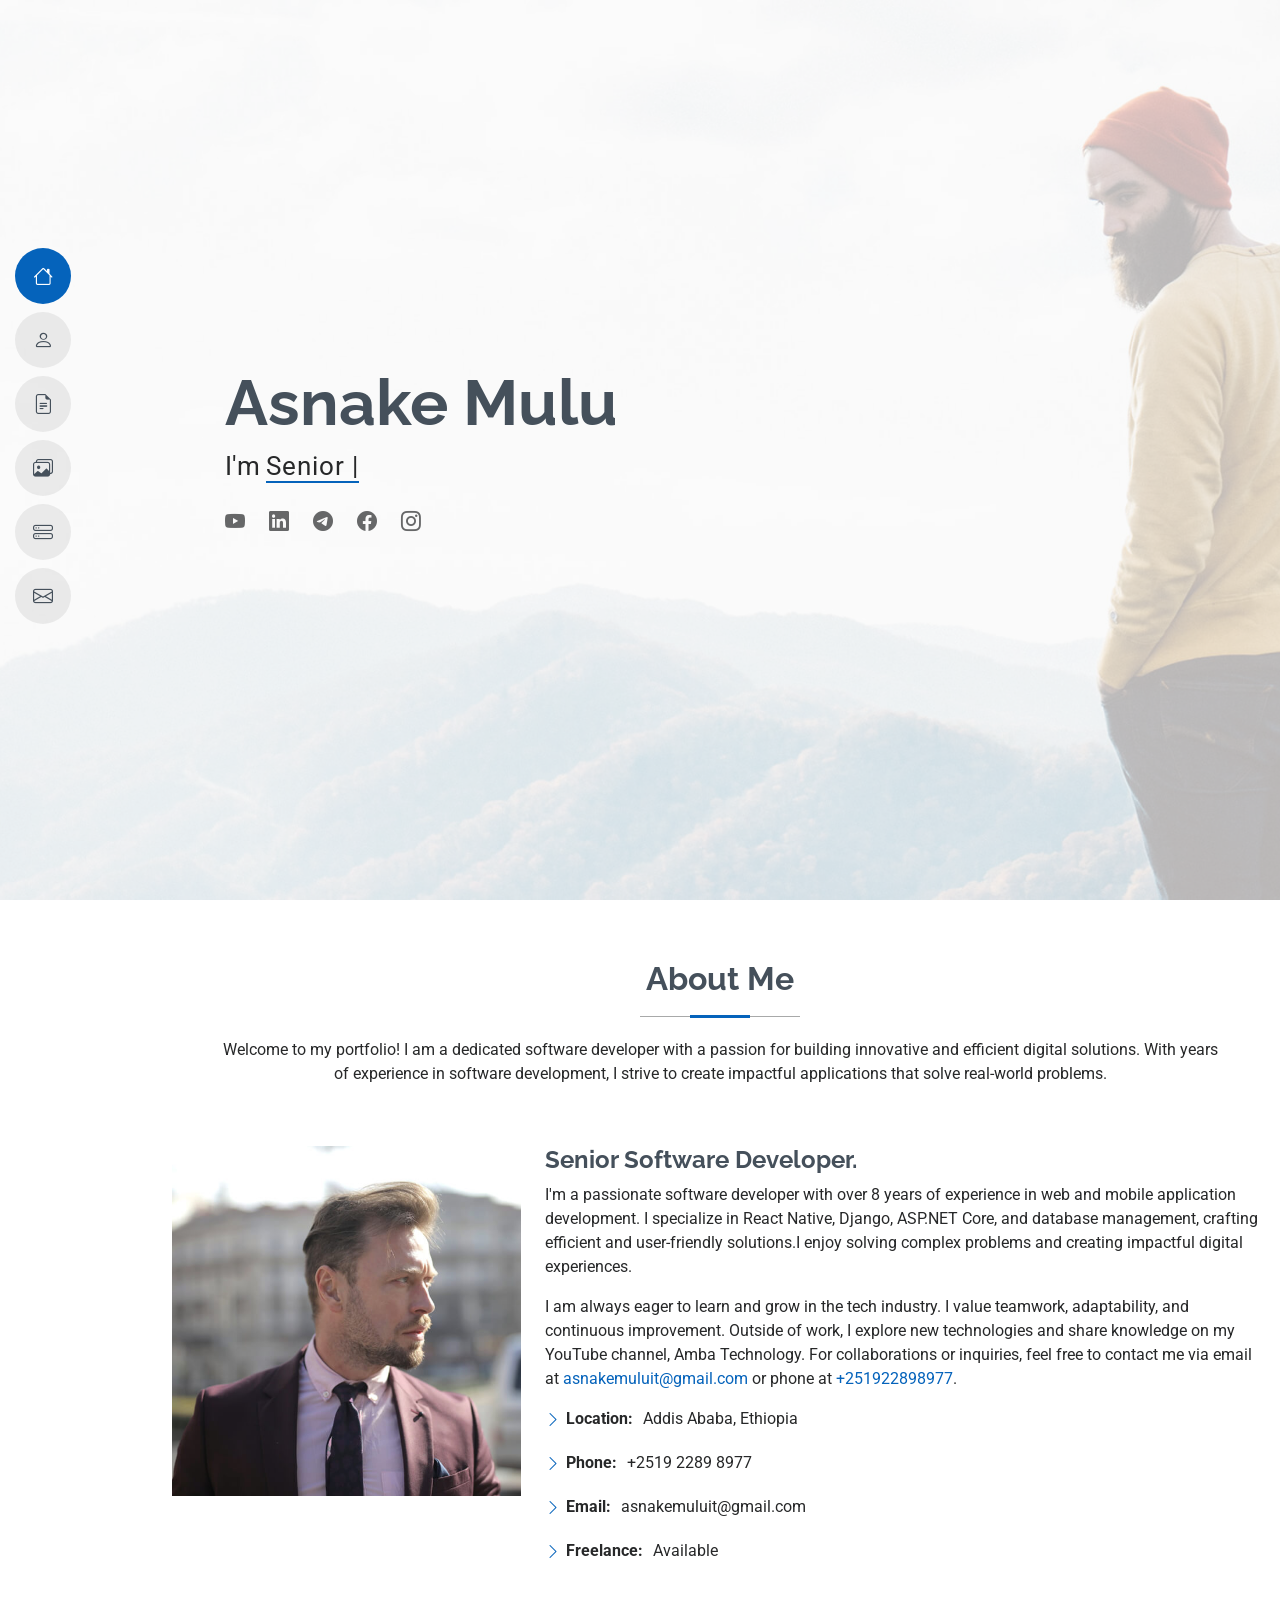
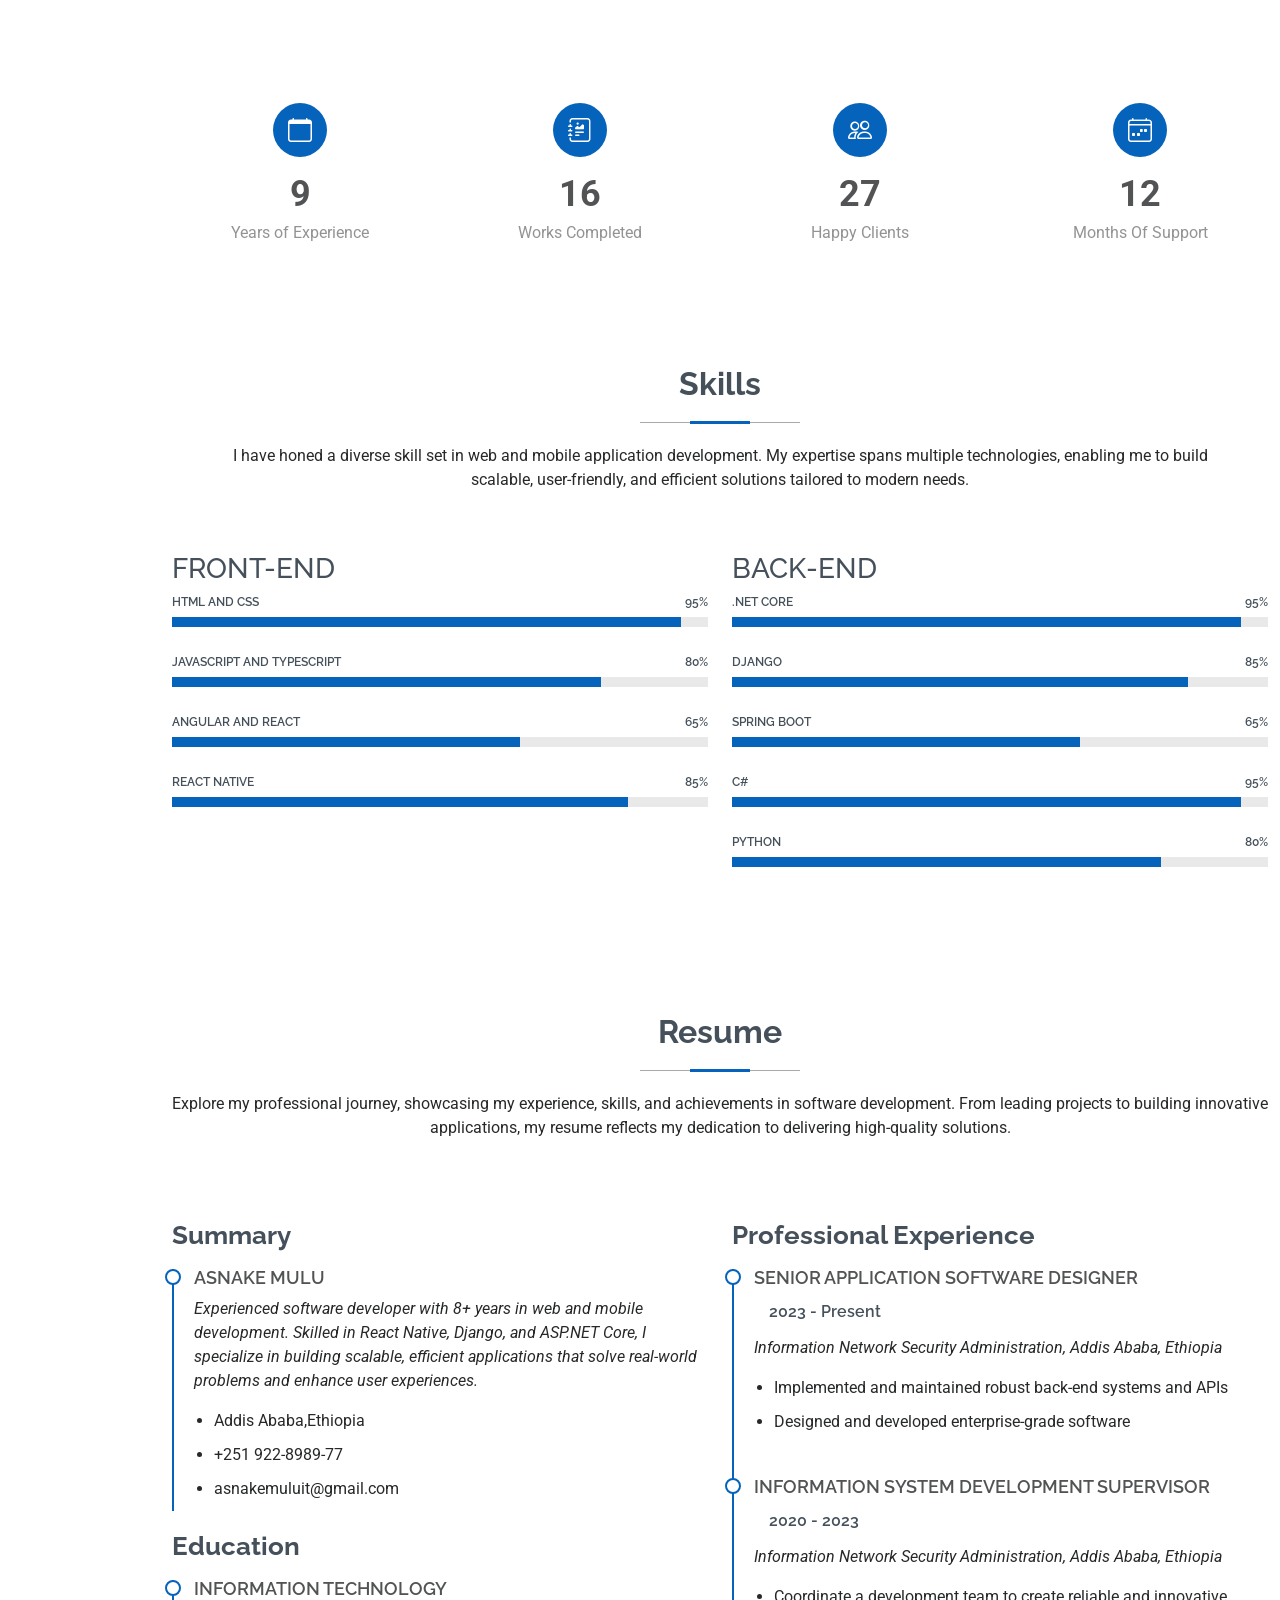
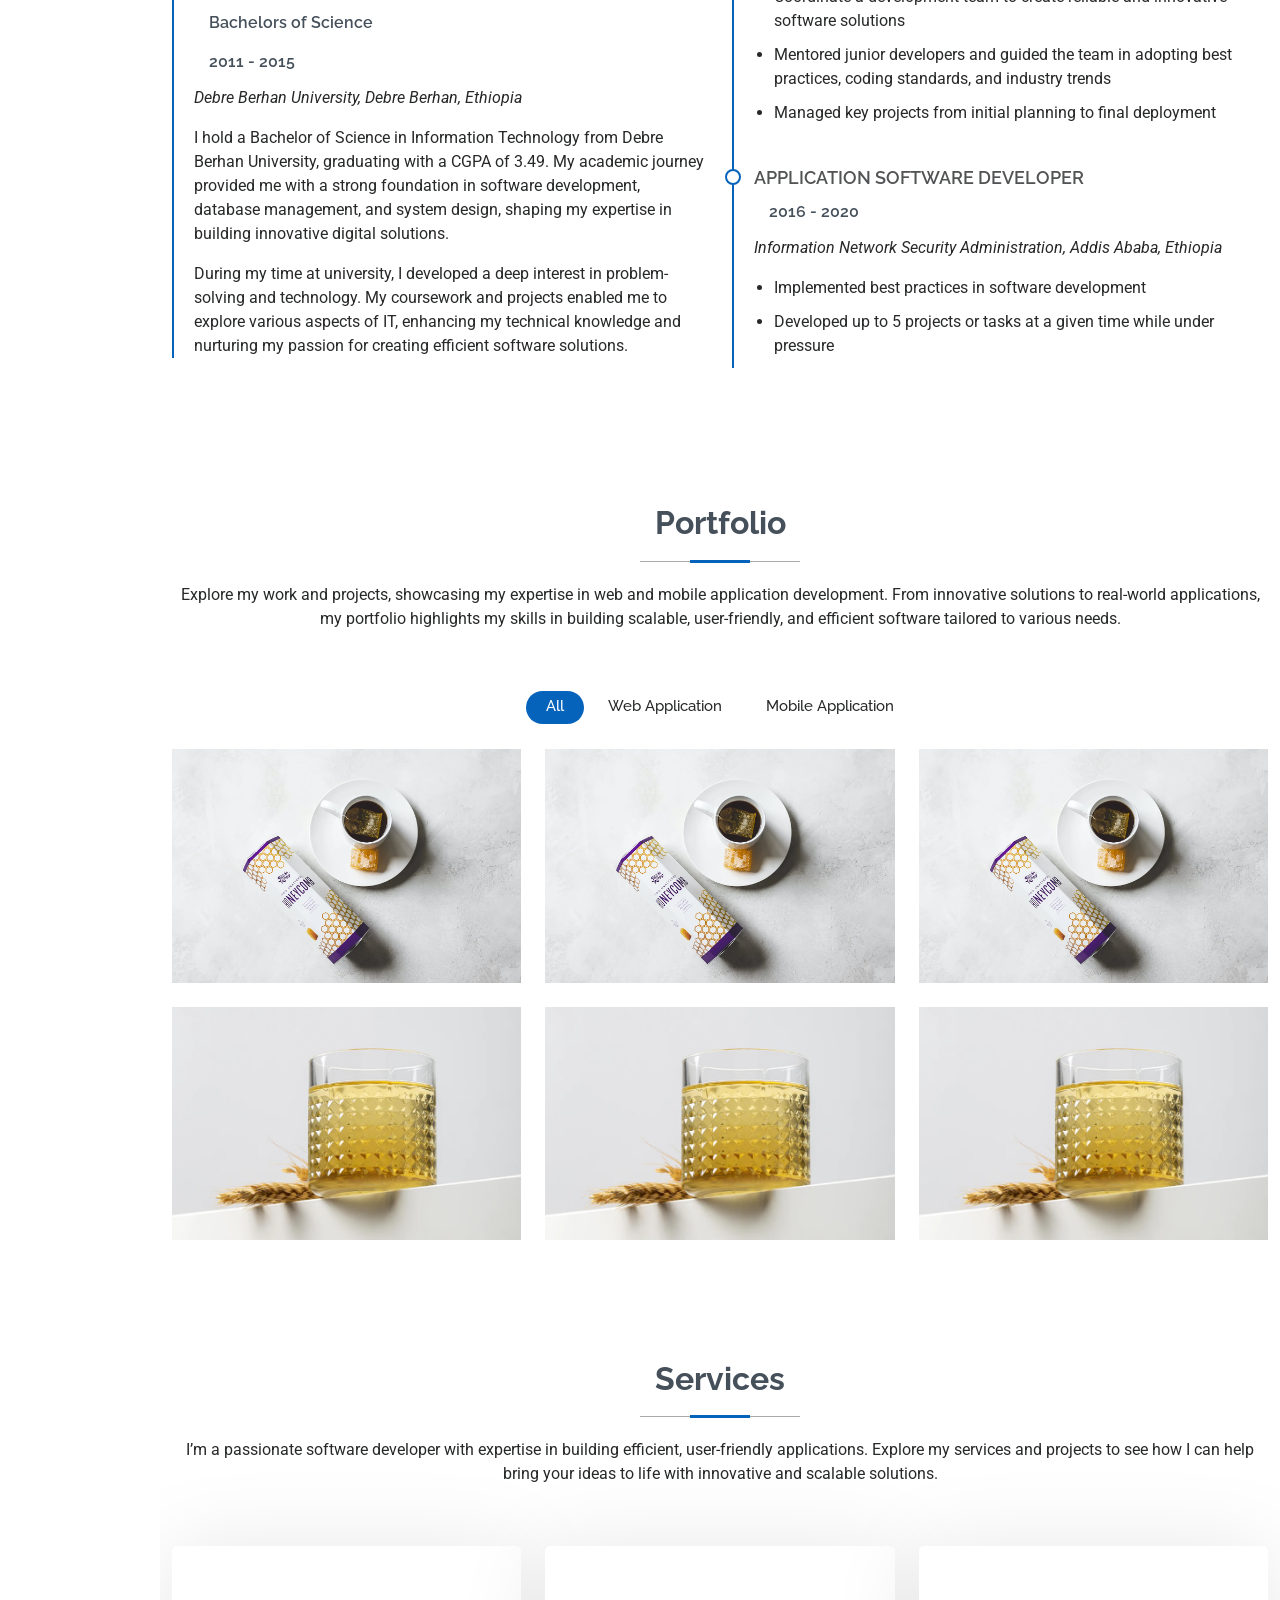
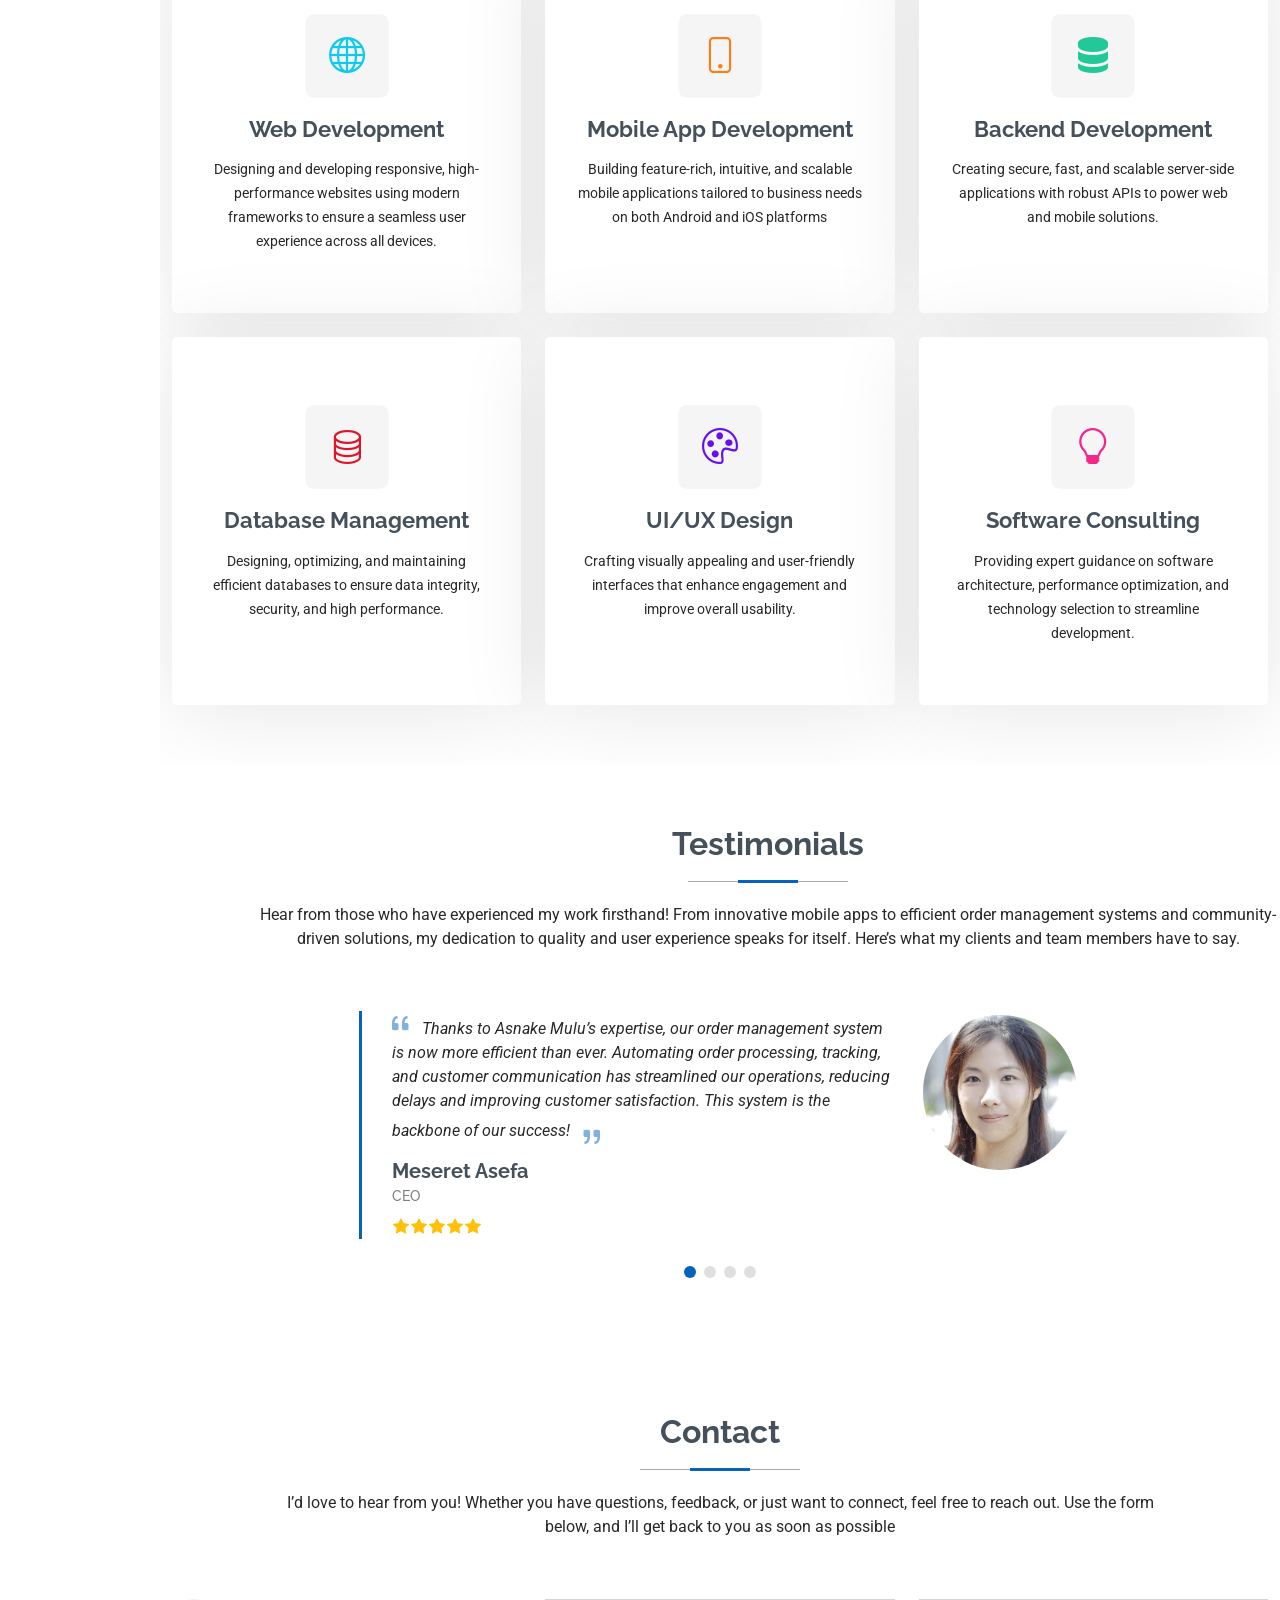
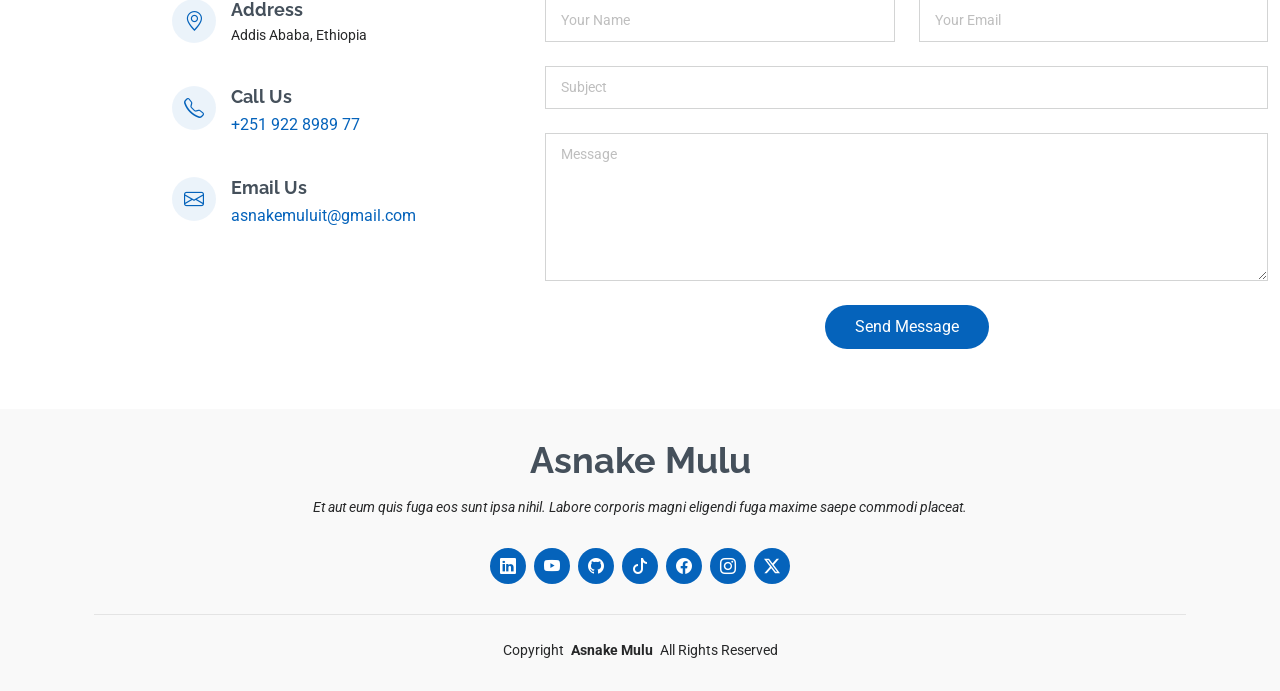
<file: index.html>
<!DOCTYPE html>
<html lang="en">

<head>
  <meta charset="utf-8">
  <meta content="width=device-width, initial-scale=1.0" name="viewport">
  <title>Index - Asnake Mulu Resume </title>
  <meta content="Senior Software Developer in Addis Ababa" name="description">
  <meta
    content="Asnake Mulu, Software Developer, Backend Developer, Frontend Developer, Fullstack Developer, Freelancer "
    name="keywords">

  <!-- Favicons -->
  <link href="assets/img/favicon.png" rel="icon">
  <link href="assets/img/apple-touch-icon.png" rel="apple-touch-icon">

  <!-- Fonts -->
  <link href="https://fonts.googleapis.com" rel="preconnect">
  <link href="https://fonts.gstatic.com" rel="preconnect" crossorigin>
  <link
    href="https://fonts.googleapis.com/css2?family=Roboto:ital,wght@0,100;0,300;0,400;0,500;0,700;0,900;1,100;1,300;1,400;1,500;1,700;1,900&family=Poppins:ital,wght@0,100;0,200;0,300;0,400;0,500;0,600;0,700;0,800;0,900;1,100;1,200;1,300;1,400;1,500;1,600;1,700;1,800;1,900&family=Raleway:ital,wght@0,100;0,200;0,300;0,400;0,500;0,600;0,700;0,800;0,900;1,100;1,200;1,300;1,400;1,500;1,600;1,700;1,800;1,900&display=swap"
    rel="stylesheet">

  <!-- Vendor CSS Files -->
  <link href="assets/vendor/bootstrap/css/bootstrap.min.css" rel="stylesheet">
  <link href="assets/vendor/bootstrap-icons/bootstrap-icons.css" rel="stylesheet">
  <link href="assets/vendor/aos/aos.css" rel="stylesheet">
  <link href="assets/vendor/glightbox/css/glightbox.min.css" rel="stylesheet">
  <link href="assets/vendor/swiper/swiper-bundle.min.css" rel="stylesheet">

  <!-- Main CSS File -->
  <link href="assets/css/main.css" rel="stylesheet">
</head>

<body class="index-page">

  <header id="header" class="header d-flex flex-column justify-content-center">

    <i class="header-toggle d-xl-none bi bi-list"></i>

    <nav id="navmenu" class="navmenu">
      <ul>
        <li><a href="#hero" class="active"><i class="bi bi-house navicon"></i><span>Home</span></a></li>
        <li><a href="#about"><i class="bi bi-person navicon"></i><span>About</span></a></li>
        <li><a href="#resume"><i class="bi bi-file-earmark-text navicon"></i><span>Resume</span></a></li>
        <li><a href="#portfolio"><i class="bi bi-images navicon"></i><span>Portfolio</span></a></li>
        <li><a href="#services"><i class="bi bi-hdd-stack navicon"></i><span>Services</span></a></li>
        <li><a href="#contact"><i class="bi bi-envelope navicon"></i><span>Contact</span></a></li>
      </ul>
    </nav>

  </header>

  <main class="main">

    <!-- Hero Section -->
    <section id="hero" class="hero section light-background">

      <img src="assets/img/hero-bg.jpg" alt="">

      <div class="container" data-aos="zoom-out">
        <div class="row justify-content-center">
          <div class="col-lg-9">
            <h2>Asnake Mulu</h2>
            <p>I'm
              <span class="typed"
                data-typed-items="Full-stack Developer, Front-end Developer,  Back-end Developer, Freelancer">Senior
                Software
                Developer</span>
              <span class="typed-cursor typed-cursor--blink" aria-hidden="true"></span>
            </p>
            <div class="social-links">
              <a href="#"><i class="bi bi-youtube"></i></a>
              <a href="#"><i class="bi bi-linkedin"></i></a>
              <a href="#"><i class="bi bi-telegram"></i></a>
              <a href="#"><i class="bi bi-facebook"></i></a>
              <a href="#"><i class="bi bi-instagram"></i></a>
            </div>
          </div>
        </div>
      </div>

    </section><!-- /Hero Section -->

    <!-- About Section -->
    <section id="about" class="about section">

      <!-- Section Title -->
      <div class="container section-title" data-aos="fade-up">
        <h2>About Me</h2>
        <p class="px-5">Welcome to my portfolio! I am a dedicated software developer with a passion for building
          innovative and
          efficient
          digital solutions. With years of experience in software development, I strive to create impactful applications
          that
          solve real-world problems.</p>
      </div><!-- End Section Title -->

      <div class="container" data-aos="fade-up" data-aos-delay="100">

        <div class="row gy-4 justify-content-center">
          <div class="col-lg-4">
            <img src="assets/img/profile-img.jpg" class="img-fluid" alt="">
          </div>
          <div class="col-lg-8 content">
            <h2>Senior Software Developer.</h2>
            <p>
              I'm a passionate software developer with over 8 years of experience in web and mobile application
              development. I specialize in React Native, Django, ASP.NET Core, and database management, crafting
              efficient and user-friendly solutions.I enjoy solving complex problems and creating impactful digital
              experiences.
            </p>
            <p class="justify">
              I am always eager to learn and grow in the tech industry. I value teamwork, adaptability, and continuous
              improvement. Outside of work, I explore new technologies and share knowledge on my YouTube channel, Amba
              Technology. For collaborations or inquiries, feel free to contact me via email at
              <a href="mailto:asnakemuluit@gmail.com">asnakemuluit@gmail.com</a> or phone at <a
                href="tel:+251922898977">+251922898977</a>.
            </p>
            <div class="row">
              <div class="col-lg-6">
                <ul>
                  <li><i class="bi bi-chevron-right"></i> <strong>Location:</strong> <span>Addis Ababa, Ethiopia</span>
                  </li>
                  <li><i class="bi bi-chevron-right"></i> <strong>Phone:</strong> <span>+2519 2289 8977</span></li>
                  <li><i class="bi bi-chevron-right"></i> <strong>Email:</strong> <span>asnakemuluit@gmail.com</span>
                  </li>
                  <li><i class="bi bi-chevron-right"></i> <strong>Freelance:</strong> <span>Available</span></li>
                </ul>
              </div>
            </div>
          </div>
        </div>

      </div>

    </section><!-- /About Section -->

    <!-- Stats Section -->
    <section id="stats" class="stats section">

      <div class="container" data-aos="fade-up" data-aos-delay="100">

        <div class="row gy-4">
          <div class="col-lg-3 col-md-6 d-flex flex-column align-items-center">
            <i class="bi bi-calendar"></i>
            <div class="stats-item">
              <span data-purecounter-start="0" data-purecounter-end="9" data-purecounter-duration="1"
                class="purecounter"></span>
              <p>Years of Experience</p>
            </div>
          </div><!-- End Stats Item -->


          <div class="col-lg-3 col-md-6 d-flex flex-column align-items-center">
            <i class="bi bi-journal-richtext"></i>
            <div class="stats-item">
              <span data-purecounter-start="0" data-purecounter-end="16" data-purecounter-duration="1"
                class="purecounter"></span>
              <p>Works Completed</p>
            </div>
          </div><!-- End Stats Item -->

          <div class="col-lg-3 col-md-6 d-flex flex-column align-items-center">
            <i class="bi bi-people"></i>
            <div class="stats-item">
              <span data-purecounter-start="0" data-purecounter-end="27" data-purecounter-duration="1"
                class="purecounter"></span>
              <p>Happy Clients</p>
            </div>
          </div><!-- End Stats Item -->

          <div class="col-lg-3 col-md-6 d-flex flex-column align-items-center">
            <i class="bi bi-calendar4-week"></i>
            <div class="stats-item">
              <span data-purecounter-start="0" data-purecounter-end="12" data-purecounter-duration="1"
                class="purecounter"></span>
              <p>Months Of Support</p>
            </div>
          </div><!-- End Stats Item -->
        </div>

      </div>

    </section><!-- /Stats Section -->

    <!-- Skills Section -->
    <section id="skills" class="skills section">

      <!-- Section Title -->
      <div class="container section-title" data-aos="fade-up">
        <h2>Skills</h2>
        <p class="px-5">I have honed a diverse skill set in web and mobile application development. My expertise spans
          multiple technologies, enabling me to build scalable, user-friendly, and efficient solutions tailored to
          modern needs.</p>
      </div><!-- End Section Title -->

      <div class="container" data-aos="fade-up" data-aos-delay="100">

        <div class="row skills-content skills-animation">

          <div class="col-lg-6">
            <h3 class="text-uppercase">Front-end</h3>
            <div class="progress">
              <span class="skill"><span>HTML and CSS </span> <i class="val">95%</i></span>
              <div class="progress-bar-wrap">
                <div class="progress-bar" role="progressbar" aria-valuenow="95" aria-valuemin="0" aria-valuemax="100">
                </div>
              </div>
            </div><!-- End Skills Item -->

            <div class="progress">
              <span class="skill"><span>JavaScript and TypeScript</span> <i class="val">80%</i></span>
              <div class="progress-bar-wrap">
                <div class="progress-bar" role="progressbar" aria-valuenow="80" aria-valuemin="0" aria-valuemax="100">
                </div>
              </div>
            </div><!-- End Skills Item -->

            <div class="progress">
              <span class="skill"><span>Angular and React</span> <i class="val">65%</i></span>
              <div class="progress-bar-wrap">
                <div class="progress-bar" role="progressbar" aria-valuenow="65" aria-valuemin="0" aria-valuemax="100">
                </div>
              </div>
            </div><!-- End Skills Item -->

            <div class="progress">
              <span class="skill"><span>React Native</span> <i class="val">85%</i></span>
              <div class="progress-bar-wrap">
                <div class="progress-bar" role="progressbar" aria-valuenow="85" aria-valuemin="0" aria-valuemax="100">
                </div>
              </div>
            </div><!-- End Skills Item -->

          </div>

          <div class="col-lg-6">
            <h3 class="text-uppercase">Back-end</h3>
            <div class="progress">
              <span class="skill"><span>.Net core </span> <i class="val">95%</i></span>
              <div class="progress-bar-wrap">
                <div class="progress-bar" role="progressbar" aria-valuenow="95" aria-valuemin="0" aria-valuemax="100">
                </div>
              </div>
            </div><!-- End Skills Item -->

            <div class="progress">
              <span class="skill"><span>Django</span> <i class="val">85%</i></span>
              <div class="progress-bar-wrap">
                <div class="progress-bar" role="progressbar" aria-valuenow="85" aria-valuemin="0" aria-valuemax="100">
                </div>
              </div>
            </div><!-- End Skills Item -->

            <div class="progress">
              <span class="skill"><span>Spring Boot</span> <i class="val">65%</i></span>
              <div class="progress-bar-wrap">
                <div class="progress-bar" role="progressbar" aria-valuenow="65" aria-valuemin="0" aria-valuemax="100">
                </div>
              </div>
            </div><!-- End Skills Item -->

            <div class="progress">
              <span class="skill"><span>C#</span> <i class="val">95%</i></span>
              <div class="progress-bar-wrap">
                <div class="progress-bar" role="progressbar" aria-valuenow="95" aria-valuemin="0" aria-valuemax="100">
                </div>
              </div>
            </div><!-- End Skills Item -->

            <div class="progress">
              <span class="skill"><span>Python</span> <i class="val">80%</i></span>
              <div class="progress-bar-wrap">
                <div class="progress-bar" role="progressbar" aria-valuenow="80" aria-valuemin="0" aria-valuemax="100">
                </div>
              </div>
            </div><!-- End Skills Item -->

          </div>

        </div>

      </div>

    </section><!-- /Skills Section -->

    <!-- Resume Section -->
    <section id="resume" class="resume section">

      <!-- Section Title -->
      <div class="container section-title" data-aos="fade-up">
        <h2>Resume</h2>
        <p>Explore my professional journey, showcasing my experience, skills, and achievements in software development.
          From
          leading projects to building innovative applications, my resume reflects my dedication to delivering
          high-quality
          solutions.</p>
      </div><!-- End Section Title -->

      <div class="container">

        <div class="row">

          <div class="col-lg-6" data-aos="fade-up" data-aos-delay="100">
            <h3 class="resume-title">Summary</h3>

            <div class="resume-item pb-0">
              <h4>Asnake Mulu</h4>
              <p><em>Experienced software developer with 8+ years in web and mobile development. Skilled in React
                  Native, Django, and ASP.NET
                  Core, I specialize in building scalable, efficient applications that solve real-world problems and
                  enhance user
                  experiences.</em></p>
              <ul>
                <li>Addis Ababa,Ethiopia</li>
                <li>+251 922-8989-77</li>
                <li>asnakemuluit@gmail.com</li>
              </ul>
            </div><!-- Edn Resume Item -->

            <h3 class="resume-title">Education</h3>
            <div class="resume-item">
              <h4>Information Technology</h4>
              <h5>Bachelors of Science </h5><br>
              <h5>2011 - 2015</h5>
              <p><em>Debre Berhan University, Debre Berhan, Ethiopia</em></p>
              <p>I hold a Bachelor of Science in Information Technology from Debre Berhan University, graduating with a
                CGPA of 3.49. My
                academic journey provided me with a strong foundation in software development, database management, and
                system design,
                shaping my expertise in building innovative digital solutions.</p>
              <p>
                During my time at university, I developed a deep interest in problem-solving and technology. My
                coursework and projects
                enabled me to explore various aspects of IT, enhancing my technical knowledge and nurturing my passion
                for creating
                efficient software solutions.
              </p>
            </div><!-- Edn Resume Item -->

          </div>

          <div class="col-lg-6" data-aos="fade-up" data-aos-delay="200">
            <h3 class="resume-title">Professional Experience</h3>
            <div class="resume-item">
              <h4>Senior Application Software Designer</h4>
              <h5>2023 - Present</h5>
              <p><em>Information Network Security Administration, Addis Ababa, Ethiopia </em></p>
              <ul>
                <li>Implemented and maintained robust back-end systems and APIs</li>
                <li>Designed and developed enterprise-grade software </li>
              </ul>
            </div><!-- Edn Resume Item -->

            <div class="resume-item">
              <h4>Information System Development Supervisor</h4>
              <h5>2020 - 2023</h5>
              <p><em>Information Network Security Administration, Addis Ababa, Ethiopia</em></p>
              <ul>
                <li>Coordinate a development team to create reliable and innovative software solutions</li>
                <li>Mentored junior developers and guided the team in adopting best practices, coding standards, and
                  industry trends</li>
                <li>Managed key projects from initial planning to final deployment</li>
              </ul>
            </div><!-- Edn Resume Item -->

            <div class="resume-item">
              <h4>Application Software Developer</h4>
              <h5>2016 - 2020</h5>
              <p><em>Information Network Security Administration, Addis Ababa, Ethiopia</em></p>
              <ul>
                <li>Implemented best practices in software development</li>
                <li>Developed up to 5 projects or tasks at a given time while under pressure</li>
              </ul>
            </div><!-- Edn Resume Item -->

          </div>

        </div>

      </div>

    </section><!-- /Resume Section -->

    <!-- Portfolio Section -->
    <section id="portfolio" class="portfolio section">

      <!-- Section Title -->
      <div class="container section-title" data-aos="fade-up">
        <h2>Portfolio</h2>
        <p>Explore my work and projects, showcasing my expertise in web and mobile application development. From
          innovative
          solutions to real-world applications, my portfolio highlights my skills in building scalable, user-friendly,
          and
          efficient software tailored to various needs.</p>
      </div><!-- End Section Title -->

      <div class="container">

        <div class="isotope-layout" data-default-filter="*" data-layout="masonry" data-sort="original-order">

          <ul class="portfolio-filters isotope-filters" data-aos="fade-up" data-aos-delay="100">
            <li data-filter="*" class="filter-active">All</li>
            <li data-filter=".filter-web-app">Web Application</li>
            <li data-filter=".filter-mobile-app">Mobile Application</li>
          </ul><!-- End Portfolio Filters -->

          <div class="row gy-4 isotope-container" data-aos="fade-up" data-aos-delay="200">

            <div class="col-lg-4 col-md-6 portfolio-item isotope-item filter-web-app">
              <img src="assets/img/masonry-portfolio/masonry-portfolio-2.jpg" class="img-fluid" alt="">
              <div class="portfolio-info">
                <h4>Meseret Delivery Website</h4>
                <p>A dynamic and user-friendly website for Meseret Express Delivery using Django. </p>
                <a href="assets/img/masonry-portfolio/masonry-portfolio-2.jpg" title="Meseret Delivery Website"
                  data-gallery="portfolio-gallery-product" class="glightbox preview-link"><i
                    class="bi bi-zoom-in"></i></a>
                <a href="portfolio-details.html?id=1" title="More Details" class="details-link"><i
                    class="bi bi-link-45deg"></i></a>
              </div>
            </div><!-- End Portfolio Item -->

            <div class="col-lg-4 col-md-6 portfolio-item isotope-item filter-web-app">
              <img src="assets/img/masonry-portfolio/masonry-portfolio-2.jpg" class="img-fluid" alt="">
              <div class="portfolio-info">
                <h4>Order Management System</h4>
                <p>
                  A smart and efficient order management system that enables businesses to track orders with real-time
                  monitoring and
                  automation.</p>
                <a href="assets/img/masonry-portfolio/masonry-portfolio-2.jpg" title="Web App 2"
                  data-gallery="portfolio-gallery-app" class="glightbox preview-link"><i class="bi bi-zoom-in"></i></a>
                <a href="portfolio-details.html?id=2" title="More Details" class="details-link"><i
                    class="bi bi-link-45deg"></i></a>
              </div>
            </div><!-- End Portfolio Item -->

            <div class="col-lg-4 col-md-6 portfolio-item isotope-item filter-web-app">
              <img src="assets/img/masonry-portfolio/masonry-portfolio-2.jpg" class="img-fluid" alt="">
              <div class="portfolio-info">
                <h4>Web App 3</h4>
                <p>Edir Amba, Landing Website</p>
                <a href="assets/img/masonry-portfolio/masonry-portfolio-2.jpg" title="Web App 3"
                  data-gallery="portfolio-gallery-app" class="glightbox preview-link"><i class="bi bi-zoom-in"></i></a>
                <a href="portfolio-details.html" title="More Details" class="details-link"><i
                    class="bi bi-link-45deg"></i></a>
              </div>
            </div><!-- End Portfolio Item -->

            <div class="col-lg-4 col-md-6 portfolio-item isotope-item filter-mobile-app">
              <img src="assets/img/masonry-portfolio/masonry-portfolio-8.jpg" class="img-fluid" alt="">
              <div class="portfolio-info">
                <h4>Meseret Delivery Mobile App</h4>
                <p>A modern and user-friendly delivery application designed to simplify logistics and enhance the
                  overall customer
                  experience.</p>
                <a href="assets/img/masonry-portfolio/masonry-portfolio-8.jpg" title="Meseret Delivery Mobile App"
                  data-gallery="portfolio-gallery-product" class="glightbox preview-link"><i
                    class="bi bi-zoom-in"></i></a>
                <a href="portfolio-details.html?id=4" title="More Details" class="details-link"><i
                    class="bi bi-link-45deg"></i></a>
              </div>
            </div><!-- End Portfolio Item -->

            <div class="col-lg-4 col-md-6 portfolio-item isotope-item filter-mobile-app">
              <img src="assets/img/masonry-portfolio/masonry-portfolio-8.jpg" class="img-fluid" alt="">
              <div class="portfolio-info">
                <h4>Edir Amba Mobile App </h4>
                <p>A mobile app for managing Ethiopia's traditional 'Edir' system, ensuring smooth community-based
                  financial and social
                  support.</p>
                <a href="assets/img/masonry-portfolio/masonry-portfolio-8.jpg" title="Edir Amba Mobile App"
                  data-gallery="portfolio-gallery-branding" class="glightbox preview-link"><i
                    class="bi bi-zoom-in"></i></a>
                <a href="portfolio-details.html?id=5" title="More Details" class="details-link"><i
                    class="bi bi-link-45deg"></i></a>
              </div>
            </div><!-- End Portfolio Item -->

            <div class="col-lg-4 col-md-6 portfolio-item isotope-item filter-mobile-app">
              <img src="assets/img/masonry-portfolio/masonry-portfolio-8.jpg" class="img-fluid" alt="">
              <div class="portfolio-info">
                <h4>Mobile App 3</h4>
                <p>Amba Gebeya, Ecomerce App</p>
                <a href="assets/img/masonry-portfolio/masonry-portfolio-8.jpg" title="Mobile App 3"
                  data-gallery="portfolio-gallery-branding" class="glightbox preview-link"><i
                    class="bi bi-zoom-in"></i></a>
                <a href="portfolio-details.html" title="More Details" class="details-link"><i
                    class="bi bi-link-45deg"></i></a>
              </div>
            </div><!-- End Portfolio Item -->

          </div><!-- End Portfolio Container -->

        </div>

      </div>

    </section><!-- /Portfolio Section -->

    <!-- Services Section -->
    <section id="services" class="services section">

      <!-- Section Title -->
      <div class="container section-title" data-aos="fade-up">
        <h2>Services</h2>
        <p>I’m a passionate software developer with expertise in building efficient, user-friendly applications. Explore
          my services and projects to see how I can help bring your ideas to life with innovative and scalable
          solutions.
        </p>
      </div><!-- End Section Title -->

      <div class="container">

        <div class="row gy-4">

          <div class="col-lg-4 col-md-6" data-aos="fade-up" data-aos-delay="100">
            <div class="service-item item-cyan position-relative">
              <div class="icon">
                <svg width="100" height="100" viewBox="0 0 600 600" xmlns="http://www.w3.org/2000/svg">
                  <rect x="50" y="50" width="500" height="500" rx="50" ry="50" fill="#f5f5f5" />
                </svg>
                <i class="bi bi-globe"></i>
              </div>
              <a href="service-details.html?id=1" class="stretched-link">
                <h3>Web Development</h3>
              </a>
              <p>Designing and developing responsive, high-performance websites using modern frameworks to ensure a
                seamless user experience across all devices.</p>
            </div>
          </div><!-- End Service Item -->

          <div class="col-lg-4 col-md-6" data-aos="fade-up" data-aos-delay="200">
            <div class="service-item item-orange position-relative">
              <div class="icon">
                <svg width="100" height="100" viewBox="0 0 600 600" xmlns="http://www.w3.org/2000/svg">
                  <rect x="50" y="50" width="500" height="500" rx="50" ry="50" fill="#f5f5f5" />
                </svg>
                <i class="bi bi-phone"></i>
              </div>
              <a href="service-details.html?id=2" class="stretched-link">
                <h3>Mobile App Development</h3>
              </a>
              <p>Building feature-rich, intuitive, and scalable mobile applications tailored to business needs on both
                Android and iOS platforms</p>
            </div>
          </div><!-- End Service Item -->

          <div class="col-lg-4 col-md-6" data-aos="fade-up" data-aos-delay="300">
            <div class="service-item item-teal position-relative">
              <div class="icon">
                <svg width="100" height="100" viewBox="0 0 600 600" xmlns="http://www.w3.org/2000/svg">
                  <rect x="50" y="50" width="500" height="500" rx="50" ry="50" fill="#f5f5f5" />
                </svg>
                <i class="bi bi-server"></i>
              </div>
              <a href="#" class="stretched-link">
                <h3>Backend Development</h3>
              </a>
              <p>Creating secure, fast, and scalable server-side applications with robust APIs to power web and mobile
                solutions.</p>
            </div>
          </div><!-- End Service Item -->

          <div class="col-lg-4 col-md-6" data-aos="fade-up" data-aos-delay="400">
            <div class="service-item item-red position-relative">
              <div class="icon">
                <svg width="100" height="100" viewBox="0 0 600 600" xmlns="http://www.w3.org/2000/svg">
                  <rect x="50" y="50" width="500" height="500" rx="50" ry="50" fill="#f5f5f5" />
                </svg>
                <i class="bi bi-database"></i>
              </div>
              <a href="#" class="stretched-link">
                <h3>Database Management</h3>
              </a>
              <p>Designing, optimizing, and maintaining efficient databases to ensure data integrity, security, and high
                performance.</p>
              <a href="#" class="stretched-link"></a>
            </div>
          </div><!-- End Service Item -->

          <div class="col-lg-4 col-md-6" data-aos="fade-up" data-aos-delay="500">
            <div class="service-item item-indigo position-relative">
              <div class="icon">
                <svg width="100" height="100" viewBox="0 0 600 600" xmlns="http://www.w3.org/2000/svg">
                  <rect x="50" y="50" width="500" height="500" rx="50" ry="50" fill="#f5f5f5" />
                </svg>
                <i class="bi bi-palette"></i>
              </div>
              <a href="#" class="stretched-link">
                <h3>UI/UX Design</h3>
              </a>
              <p>Crafting visually appealing and user-friendly interfaces that enhance engagement and improve overall
                usability.</p>
              <a href="#" class="stretched-link"></a>
            </div>
          </div><!-- End Service Item -->

          <div class="col-lg-4 col-md-6" data-aos="fade-up" data-aos-delay="600">
            <div class="service-item item-pink position-relative">
              <div class="icon">
                <svg width="100" height="100" viewBox="0 0 600 600" xmlns="http://www.w3.org/2000/svg">
                  <rect x="50" y="50" width="500" height="500" rx="50" ry="50" fill="#f5f5f5" />
                </svg>
                <i class="bi bi-lightbulb"></i>
              </div>
              <a href="#" class="stretched-link">
                <h3>Software Consulting</h3>
              </a>
              <p>Providing expert guidance on software architecture, performance optimization, and technology selection
                to streamline development.</p>
              <a href="#" class="stretched-link"></a>
            </div>
          </div><!-- End Service Item -->

        </div>

      </div>

    </section><!-- /Services Section -->

    <!-- Testimonials Section -->
    <section id="testimonials" class="testimonials section">

      <!-- Section Title -->
      <div class="container section-title px-5 mx-5" data-aos="fade-up">
        <h2>Testimonials</h2>
        <p>Hear from those who have experienced my work firsthand! From innovative mobile apps to efficient order
          management
          systems and community-driven solutions, my dedication to quality and user experience speaks for itself. Here’s
          what my
          clients and team members have to say.</p>
      </div><!-- End Section Title -->

      <div class="container" data-aos="fade-up" data-aos-delay="100">

        <div class="swiper init-swiper">
          <script type="application/json" class="swiper-config">
            {
              "loop": true,
              "speed": 600,
              "autoplay": {
                "delay": 5000
              },
              "slidesPerView": "auto",
              "pagination": {
                "el": ".swiper-pagination",
                "type": "bullets",
                "clickable": true
              }
            }
          </script>
          <div class="swiper-wrapper">

            <div class="swiper-slide">
              <div class="testimonial-item">
                <div class="row gy-4 justify-content-center">
                  <div class="col-lg-6">
                    <div class="testimonial-content">
                      <p>
                        <i class="bi bi-quote quote-icon-left"></i>
                        <span>Thanks to Asnake Mulu’s expertise, our order management system is now more efficient than
                          ever. Automating order
                          processing, tracking, and customer communication has streamlined our operations, reducing
                          delays and improving customer
                          satisfaction. This system is the backbone of our success!</span>
                        <i class="bi bi-quote quote-icon-right"></i>
                      </p>
                      <h3>Meseret Asefa</h3>
                      <h4>CEO</h4>
                      <div class="stars">
                        <i class="bi bi-star-fill"></i><i class="bi bi-star-fill"></i><i class="bi bi-star-fill"></i><i
                          class="bi bi-star-fill"></i><i class="bi bi-star-fill"></i>
                      </div>
                    </div>
                  </div>
                  <div class="col-lg-2 text-center">
                    <img src="assets/img/testimonials/testimonials-2.jpg" class="img-fluid testimonial-img" alt="">
                  </div>
                </div>
              </div>
            </div><!-- End testimonial item -->

            <div class="swiper-slide">
              <div class="testimonial-item">
                <div class="row gy-4 justify-content-center">
                  <div class="col-lg-6">
                    <div class="testimonial-content">
                      <p>
                        <i class="bi bi-quote quote-icon-left"></i>
                        <span>Developing the Edir Amba app with Asnake Mulu was both inspiring and rewarding. Their deep
                          understanding of
                          community-based systems and innovative approach made this app a powerful tool for digitizing
                          traditional edir practices.
                          A true visionary in software development!</span>
                        <i class="bi bi-quote quote-icon-right"></i>
                      </p>
                      <h3>Yonas Birhanu</h3>
                      <h4>Fullstack Developer</h4>
                      <div class="stars">
                        <i class="bi bi-star-fill"></i><i class="bi bi-star-fill"></i><i class="bi bi-star-fill"></i><i
                          class="bi bi-star-fill"></i><i class="bi bi-star-fill"></i>
                      </div>
                    </div>
                  </div>
                  <div class="col-lg-2 text-center">
                    <img src="assets/img/testimonials/testimonials-1.jpg" class="img-fluid testimonial-img" alt="">
                  </div>
                </div>
              </div>
            </div><!-- End testimonial item -->

            <div class="swiper-slide">
              <div class="testimonial-item">
                <div class="row gy-4 justify-content-center">
                  <div class="col-lg-6">
                    <div class="testimonial-content">
                      <p>
                        <i class="bi bi-quote quote-icon-left"></i>
                        <span>Meseret Delivery’s mobile app, developed by Asnake Mulu, has completely transformed our
                          logistics operations. With a
                          user-friendly interface and seamless functionality, our customers can now schedule pickups and
                          track deliveries with
                          ease. This app has been a game-changer for our service!</span>
                        <i class="bi bi-quote quote-icon-right"></i>
                      </p>
                      <h3>Meseret Asefa</h3>
                      <h4>CEO</h4>
                      <div class="stars">
                        <i class="bi bi-star-fill"></i><i class="bi bi-star-fill"></i><i class="bi bi-star-fill"></i><i
                          class="bi bi-star-fill"></i><i class="bi bi-star-fill"></i>
                      </div>
                    </div>
                  </div>
                  <div class="col-lg-2 text-center">
                    <img src="assets/img/testimonials/testimonials-2.jpg" class="img-fluid testimonial-img" alt="">
                  </div>
                </div>
              </div>
            </div><!-- End testimonial item -->

            <div class="swiper-slide">
              <div class="testimonial-item">
                <div class="row gy-4 justify-content-center">
                  <div class="col-lg-6">
                    <div class="testimonial-content">
                      <p>
                        <i class="bi bi-quote quote-icon-left"></i>
                        <span>Working with Asnake Mulu on the Meseret Delivery app was an incredible experience. Their
                          technical expertise and
                          leadership ensured a smooth development process. The app’s seamless performance and
                          user-friendly interface reflect
                          their dedication and skill in mobile app development.</span>
                        <i class="bi bi-quote quote-icon-right"></i>
                      </p>
                      <h3>Dereje Tasew</h3>
                      <h4>IT Coordinator</h4>
                      <div class="stars">
                        <i class="bi bi-star-fill"></i><i class="bi bi-star-fill"></i><i class="bi bi-star-fill"></i><i
                          class="bi bi-star-fill"></i><i class="bi bi-star-fill"></i>
                      </div>
                    </div>
                  </div>
                  <div class="col-lg-2 text-center">
                    <img src="assets/img/testimonials/testimonials-4.jpg" class="img-fluid testimonial-img" alt="">
                  </div>
                </div>
              </div>
            </div><!-- End testimonial item -->

          </div>
          <div class="swiper-pagination"></div>
        </div>

      </div>

    </section><!-- /Testimonials Section -->

    <!-- Contact Section -->
    <section id="contact" class="contact section">

      <!-- Section Title -->
      <div class="container section-title" data-aos="fade-up">
        <h2>Contact</h2>
        <p class="px-5 mx-5">I’d love to hear from you! Whether you have questions, feedback, or just want to connect,
          feel free to reach out. Use the form below, and I’ll get back to you as soon as possible</p>
      </div><!-- End Section Title -->

      <div class="container" data-aos="fade" data-aos-delay="100">

        <div class="row gy-4">

          <div class="col-lg-4">
            <div class="info-item d-flex" data-aos="fade-up" data-aos-delay="200">
              <i class="bi bi-geo-alt flex-shrink-0"></i>
              <div>
                <h3>Address</h3>
                <p>Addis Ababa, Ethiopia</p>
              </div>
            </div><!-- End Info Item -->

            <div class="info-item d-flex" data-aos="fade-up" data-aos-delay="300">
              <i class="bi bi-telephone flex-shrink-0"></i>
              <div>
                <h3>Call Us</h3>
                <a href="tel:+251922898977" class="text-decoration-none">+251 922 8989 77</a>
              </div>
            </div><!-- End Info Item -->

            <div class="info-item d-flex" data-aos="fade-up" data-aos-delay="400">
              <i class="bi bi-envelope flex-shrink-0"></i>
              <div>
                <h3>Email Us</h3>
                <a href="mailto:asnakemuluit@gmail.com" class="text-decoration-none">asnakemuluit@gmail.com</a>
              </div>
            </div><!-- End Info Item -->

          </div>

          <div class="col-lg-8">
            <form action="forms/contact.php" method="post" class="php-email-form" data-aos="fade-up"
              data-aos-delay="200">
              <div class="row gy-4">

                <div class="col-md-6">
                  <input type="text" name="name" class="form-control" placeholder="Your Name" required="">
                </div>

                <div class="col-md-6 ">
                  <input type="email" class="form-control" name="email" placeholder="Your Email" required="">
                </div>

                <div class="col-md-12">
                  <input type="text" class="form-control" name="subject" placeholder="Subject" required="">
                </div>

                <div class="col-md-12">
                  <textarea class="form-control" name="message" rows="6" placeholder="Message" required=""></textarea>
                </div>

                <div class="col-md-12 text-center">
                  <div class="loading">Loading</div>
                  <div class="error-message"></div>
                  <div class="sent-message">Your message has been sent. Thank you!</div>

                  <button type="submit">Send Message</button>
                </div>

              </div>
            </form>
          </div><!-- End Contact Form -->

        </div>

      </div>

    </section><!-- /Contact Section -->

  </main>

  <footer id="footer" class="footer position-relative light-background">
    <div class="container">
      <h3 class="sitename">Asnake Mulu</h3>
      <p>Et aut eum quis fuga eos sunt ipsa nihil. Labore corporis magni eligendi fuga maxime saepe commodi placeat.</p>
      <div class="social-links d-flex justify-content-center">
        <a href=""><i class="bi bi-linkedin"></i></a>
        <a href=""><i class="bi bi-youtube"></i></a>
        <a href=""><i class="bi bi-github"></i></a>
        <a href=""><i class="bi bi-tiktok"></i></a>
        <a href=""><i class="bi bi-facebook"></i></a>
        <a href=""><i class="bi bi-instagram"></i></a>
        <a href=""><i class="bi bi-twitter-x"></i></a>
      </div>
      <div class="container">
        <div class="copyright">
          <span>Copyright</span> <strong class="px-1 sitename">Asnake Mulu</strong> <span>All Rights Reserved</span>
        </div>
      </div>
    </div>
  </footer>

  <!-- Scroll Top -->
  <a href="#" id="scroll-top" class="scroll-top d-flex align-items-center justify-content-center"><i
      class="bi bi-arrow-up-short"></i></a>

  <!-- Preloader -->
  <div id="preloader"></div>

  <!-- Vendor JS Files -->
  <script src="assets/vendor/bootstrap/js/bootstrap.bundle.min.js"></script>
  <script src="assets/vendor/php-email-form/validate.js"></script>
  <script src="assets/vendor/aos/aos.js"></script>
  <script src="assets/vendor/typed.js/typed.umd.js"></script>
  <script src="assets/vendor/purecounter/purecounter_vanilla.js"></script>
  <script src="assets/vendor/waypoints/noframework.waypoints.js"></script>
  <script src="assets/vendor/glightbox/js/glightbox.min.js"></script>
  <script src="assets/vendor/imagesloaded/imagesloaded.pkgd.min.js"></script>
  <script src="assets/vendor/isotope-layout/isotope.pkgd.min.js"></script>
  <script src="assets/vendor/swiper/swiper-bundle.min.js"></script>

  <!-- Main JS File -->
  <script src="assets/js/main.js"></script>

</body>

</html>
</file>
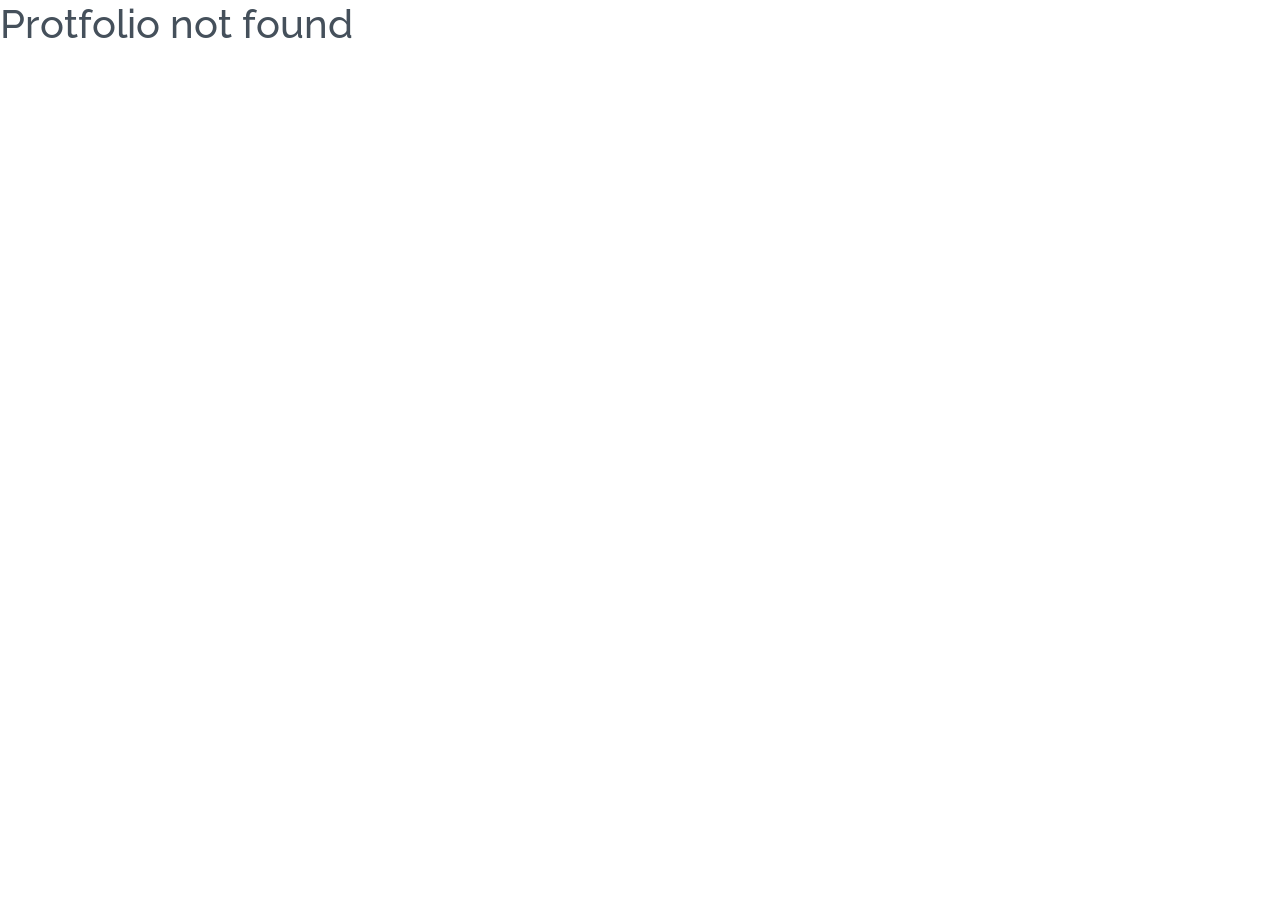
<file: portfolio-details.html>
<!DOCTYPE html>
<html lang="en">

<head>
  <meta charset="utf-8">
  <meta content="width=device-width, initial-scale=1.0" name="viewport">
  <title>Portfolio Details - MyResume Bootstrap Template</title>
  <meta content="" name="description">
  <meta
    content="Asnake Mulu, Software Developer, Fullstack Developer, Backend Developer, Frontend Developer, Freelancer"
    name="keywords">

  <!-- Favicons -->
  <link href="assets/img/favicon.png" rel="icon">
  <link href="assets/img/apple-touch-icon.png" rel="apple-touch-icon">

  <!-- Fonts -->
  <link href="https://fonts.googleapis.com" rel="preconnect">
  <link href="https://fonts.gstatic.com" rel="preconnect" crossorigin>
  <link
    href="https://fonts.googleapis.com/css2?family=Roboto:ital,wght@0,100;0,300;0,400;0,500;0,700;0,900;1,100;1,300;1,400;1,500;1,700;1,900&family=Poppins:ital,wght@0,100;0,200;0,300;0,400;0,500;0,600;0,700;0,800;0,900;1,100;1,200;1,300;1,400;1,500;1,600;1,700;1,800;1,900&family=Raleway:ital,wght@0,100;0,200;0,300;0,400;0,500;0,600;0,700;0,800;0,900;1,100;1,200;1,300;1,400;1,500;1,600;1,700;1,800;1,900&display=swap"
    rel="stylesheet">

  <!-- Vendor CSS Files -->
  <link href="assets/vendor/bootstrap/css/bootstrap.min.css" rel="stylesheet">
  <link href="assets/vendor/bootstrap-icons/bootstrap-icons.css" rel="stylesheet">
  <link href="assets/vendor/aos/aos.css" rel="stylesheet">
  <link href="assets/vendor/glightbox/css/glightbox.min.css" rel="stylesheet">
  <link href="assets/vendor/swiper/swiper-bundle.min.css" rel="stylesheet">

  <!-- Main CSS File -->
  <link href="assets/css/main.css" rel="stylesheet">

</head>

<body class="portfolio-details-page">

  <header id="header" class="header d-flex flex-column justify-content-center">

    <i class="header-toggle d-xl-none bi bi-list"></i>

    <nav id="navmenu" class="navmenu">
      <ul>
        <li><a href="#hero"><i class="bi bi-house navicon"></i><span>Home</span></a></li>
        <li><a href="#about"><i class="bi bi-person navicon"></i><span>About</span></a></li>
        <li><a href="#resume"><i class="bi bi-file-earmark-text navicon"></i><span>Resume</span></a></li>
        <li><a href="#portfolio"><i class="bi bi-images navicon"></i><span>Portfolio</span></a></li>
        <li><a href="#services"><i class="bi bi-hdd-stack navicon"></i><span>Services</span></a></li>
        <li><a href="#contact"><i class="bi bi-envelope navicon"></i><span>Contact</span></a></li>
      </ul>
    </nav>

  </header>

  <main class="main">

    <!-- Page Title -->
    <div class="page-title" data-aos="fade">
      <div class="container">
        <nav class="breadcrumbs">
          <ol>
            <li><a href="index.html">Home</a></li>
            <li class="current">Portfolio Details</li>
          </ol>
        </nav>
        <h1 id="project-title"></h1>
      </div>
    </div><!-- End Page Title -->

    <!-- Portfolio Details Section -->
    <section id="portfolio-details" class="portfolio-details section">

      <div class="container" data-aos="fade-up">

        <div class="portfolio-details-slider swiper init-swiper">
          <script type="application/json" class="swiper-config">
            {
              "loop": true,
              "speed": 600,
              "autoplay": {
                "delay": 5000
              },
              "slidesPerView": "auto",
              "navigation": {
                "nextEl": ".swiper-button-next",
                "prevEl": ".swiper-button-prev"
              },
              "pagination": {
                "el": ".swiper-pagination",
                "type": "bullets",
                "clickable": true
              }
            }
          </script>
          <div class="swiper-wrapper align-items-center">

            <div class="swiper-slide">
              <img src="assets/img/portfolio/app-1.jpg" alt="">
            </div>

            <div class="swiper-slide">
              <img src="assets/img/portfolio/product-1.jpg" alt="">
            </div>

            <div class="swiper-slide">
              <img src="assets/img/portfolio/branding-1.jpg" alt="">
            </div>

            <div class="swiper-slide">
              <img src="assets/img/portfolio/books-1.jpg" alt="">
            </div>

          </div>
          <div class="swiper-button-prev"></div>
          <div class="swiper-button-next"></div>
          <div class="swiper-pagination"></div>
        </div>

        <div class="row justify-content-between gy-4 mt-4">

          <div class="col-lg-8" data-aos="fade-up">
            <div class="portfolio-description">
              <h2 id="project-subtitle"></h2>
              <p id="project-description"></p>
              <p id="project-description2"></p>
              <p id="project-description3"></p>

              <div class="testimonial-item">
                <p>
                  <i class="bi bi-quote quote-icon-left"></i>
                  <span id="project-testimonial"></span>
                  <i class="bi bi-quote quote-icon-right"></i>
                </p>
                <div>
                  <img id="project-respondantimage" src="assets/img/testimonials/testimonials-2.jpg"
                    class="testimonial-img" alt="">
                  <h3 id="project-respondant"></h3>
                  <h4 id="project-role"></h4>
                </div>
              </div>

              <p id="project-description4"></p>
              <p id="project-description5"></p>
              <h3>Technologies Used:</h3>
              <ul id="project-technologies"></ul>
            </div>
          </div>

          <div class="col-lg-3" data-aos="fade-up" data-aos-delay="100">
            <div class="portfolio-info">
              <h3>Project information</h3>
              <ul>
                <li><strong>Category</strong> <span id="project-catagory"></span></li>
                <li><strong>Client</strong> <span id="project-client"></span></li>
                <li><strong>Project date</strong><span id="project-projectdate"></span></li>
                <li><strong>Project URL</strong>
                  <a id="project-projecturl" href="#">www.example.com</a>
                </li>
                <li><a id="project-visit" href="#" class="btn-visit align-self-start">Visit Website</a></li>
              </ul>
            </div>
          </div>

        </div>

      </div>

    </section><!-- /Portfolio Details Section -->

  </main>

  <footer id="footer" class="footer position-relative light-background">
    <div class="container">
      <h3 class="sitename">Asnake Mulu</h3>
      <p>Et aut eum quis fuga eos sunt ipsa nihil. Labore corporis magni eligendi fuga maxime saepe commodi placeat.</p>
      <div class="social-links d-flex justify-content-center">
        <a href=""><i class="bi bi-linkedin"></i></a>
        <a href=""><i class="bi bi-youtube"></i></a>
        <a href=""><i class="bi bi-github"></i></a>
        <a href=""><i class="bi bi-tiktok"></i></a>
        <a href=""><i class="bi bi-facebook"></i></a>
        <a href=""><i class="bi bi-instagram"></i></a>
        <a href=""><i class="bi bi-twitter-x"></i></a>
        <div class="container">
          <div class="copyright">
            <span>&copy;</span><span id="year"></span> <strong class="px-1 sitename">Asnake Mulu</strong> <span>All
              Rights
              Reserved</span>
          </div>
        </div>
      </div>
  </footer>

  <!-- Scroll Top -->
  <a href="#" id="scroll-top" class="scroll-top d-flex align-items-center justify-content-center"><i
      class="bi bi-arrow-up-short"></i></a>

  <!-- Preloader -->
  <div id="preloader"></div>

  <!-- Vendor JS Files -->
  <script src="assets/vendor/bootstrap/js/bootstrap.bundle.min.js"></script>
  <script src="assets/vendor/php-email-form/validate.js"></script>
  <script src="assets/vendor/aos/aos.js"></script>
  <script src="assets/vendor/typed.js/typed.umd.js"></script>
  <script src="assets/vendor/purecounter/purecounter_vanilla.js"></script>
  <script src="assets/vendor/waypoints/noframework.waypoints.js"></script>
  <script src="assets/vendor/glightbox/js/glightbox.min.js"></script>
  <script src="assets/vendor/imagesloaded/imagesloaded.pkgd.min.js"></script>
  <script src="assets/vendor/isotope-layout/isotope.pkgd.min.js"></script>
  <script src="assets/vendor/swiper/swiper-bundle.min.js"></script>

  <!-- Main JS File -->
  <script src="assets/js/main.js"></script>
  <script src="assets/js/projects.js"></script>
  <script src="assets/js/portfolio.js"></script>
  <script>
    document.getElementById("year").textContent = new Date().getFullYear();
  </script>

</body>

</html>
</file>
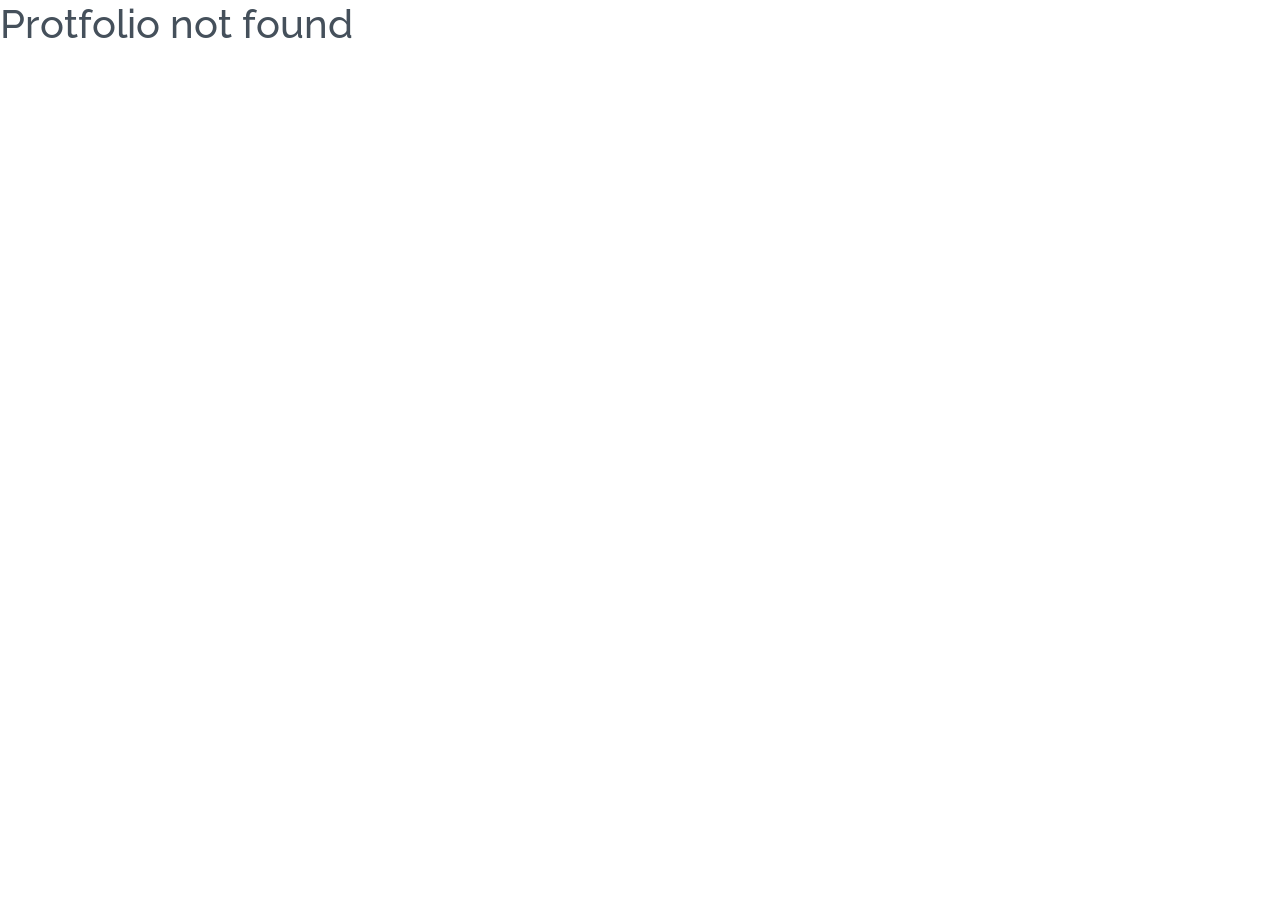
<file: service-details.html>
<!DOCTYPE html>
<html lang="en">

<head>
  <meta charset="utf-8">
  <meta content="width=device-width, initial-scale=1.0" name="viewport">
  <title>Service Details - Asnake Mulu Resume</title>
  <meta content="" name="description">
  <meta content="" name="keywords">

  <!-- Favicons -->
  <link href="assets/img/favicon.png" rel="icon">
  <link href="assets/img/apple-touch-icon.png" rel="apple-touch-icon">

  <!-- Fonts -->
  <link href="https://fonts.googleapis.com" rel="preconnect">
  <link href="https://fonts.gstatic.com" rel="preconnect" crossorigin>
  <link
    href="https://fonts.googleapis.com/css2?family=Roboto:ital,wght@0,100;0,300;0,400;0,500;0,700;0,900;1,100;1,300;1,400;1,500;1,700;1,900&family=Poppins:ital,wght@0,100;0,200;0,300;0,400;0,500;0,600;0,700;0,800;0,900;1,100;1,200;1,300;1,400;1,500;1,600;1,700;1,800;1,900&family=Raleway:ital,wght@0,100;0,200;0,300;0,400;0,500;0,600;0,700;0,800;0,900;1,100;1,200;1,300;1,400;1,500;1,600;1,700;1,800;1,900&display=swap"
    rel="stylesheet">

  <!-- Vendor CSS Files -->
  <link href="assets/vendor/bootstrap/css/bootstrap.min.css" rel="stylesheet">
  <link href="assets/vendor/bootstrap-icons/bootstrap-icons.css" rel="stylesheet">
  <link href="assets/vendor/aos/aos.css" rel="stylesheet">
  <link href="assets/vendor/glightbox/css/glightbox.min.css" rel="stylesheet">
  <link href="assets/vendor/swiper/swiper-bundle.min.css" rel="stylesheet">

  <!-- Main CSS File -->
  <link href="assets/css/main.css" rel="stylesheet">
</head>

<body class="service-details-page">

  <header id="header" class="header d-flex flex-column justify-content-center">

    <i class="header-toggle d-xl-none bi bi-list"></i>

    <nav id="navmenu" class="navmenu">
      <ul>
        <li><a href="#hero"><i class="bi bi-house navicon"></i><span>Home</span></a></li>
        <li><a href="#about"><i class="bi bi-person navicon"></i><span>About</span></a></li>
        <li><a href="#resume"><i class="bi bi-file-earmark-text navicon"></i><span>Resume</span></a></li>
        <li><a href="#portfolio"><i class="bi bi-images navicon"></i><span>Portfolio</span></a></li>
        <li><a href="#services"><i class="bi bi-hdd-stack navicon"></i><span>Services</span></a></li>
        <li><a href="#contact"><i class="bi bi-envelope navicon"></i><span>Contact</span></a></li>
      </ul>
    </nav>

  </header>

  <main class="main">

    <!-- Page Title -->
    <div class="page-title" data-aos="fade">
      <div class="container">
        <nav class="breadcrumbs">
          <ol>
            <li><a href="index.html">Home</a></li>
            <li class="current">Service Details</li>
          </ol>
        </nav>
        <h1 id="service-title"></h1>
      </div>
    </div><!-- End Page Title -->

    <!-- Service Details Section -->
    <section id="service-details" class="service-details section">

      <div class="container">

        <div class="row gy-5">

          <div class="col-lg-4" data-aos="fade-up" data-aos-delay="100">

            <div class="service-box">
              <h4>Services List</h4>
              <div class="services-list" id="services-list">
                <a href="#"><i class="bi bi-arrow-right-circle"></i><span>Web Developement</span></a>
                <a href="#"><i class="bi bi-arrow-right-circle"></i><span>Mobile App Development</span></a>
                <a href="#"><i class="bi bi-arrow-right-circle"></i><span>Backend Development</span></a>
                <a href="#"><i class="bi bi-arrow-right-circle"></i><span>Database Management</span></a>
                <a href="#"><i class="bi bi-arrow-right-circle"></i><span>UI/UX Design</span></a>
                <a href="#"><i class="bi bi-arrow-right-circle"></i><span>Software Consulting</span></a>
              </div>
            </div><!-- End Services List -->

            <div class="service-box">
              <h4>Download Catalog</h4>
              <div class="download-catalog">
                <a href="#"><i class="bi bi-filetype-pdf"></i><span>Catalog PDF</span></a>
              </div>
            </div><!-- End Download Catalog -->

            <div class="help-box d-flex flex-column justify-content-center align-items-center">
              <i class="bi bi-headset help-icon"></i>
              <h4>Have a Question?</h4>
              <p class="d-flex align-items-center mt-2 mb-0"><i class="bi bi-telephone me-2"></i> <a
                  href="tel:+251922898977">+251 922 8989 77 </a></p>
              <p class="d-flex align-items-center mt-1 mb-0"><i class="bi bi-envelope me-2"></i> <a
                  href="mailto:asnakemuluit@gmail.com">asnakemuluit@gmail.com</a></p>
            </div>

          </div>

          <div class="col-lg-8 ps-lg-5" data-aos="fade-up" data-aos-delay="200">
            <img src="assets/img/services.jpg" alt="" class="img-fluid services-img">
            <h5 class="fw-bold" id="service-subtitle"></h5>
            <p id="service-description"></p>
            <p id="service-description2"></p>
            <p id="service-description3"></p>
            <h4>Key features:</h4>
            <ul>
              <li><i class="bi bi-check-circle"></i> <span id="service-list1"></span></li>
              <li><i class="bi bi-check-circle"></i> <span id="service-list2"></span></li>
              <li><i class="bi bi-check-circle"></i> <span id="service-list3"></span></li>
              <li><i class="bi bi-check-circle"></i> <span id="service-list4"></span></li>
            </ul>
          </div>

        </div>

      </div>

    </section><!-- /Service Details Section -->

  </main>

  <footer id="footer" class="footer position-relative light-background">
    <div class="container">
      <h3 class="sitename">Asnake Mulu</h3>
      <p>Et aut eum quis fuga eos sunt ipsa nihil. Labore corporis magni eligendi fuga maxime saepe commodi placeat.</p>
      <div class="social-links d-flex justify-content-center">
        <a href=""><i class="bi bi-twitter-x"></i></a>
        <a href=""><i class="bi bi-facebook"></i></a>
        <a href=""><i class="bi bi-instagram"></i></a>
        <a href=""><i class="bi bi-skype"></i></a>
        <a href=""><i class="bi bi-linkedin"></i></a>
      </div>
      <div class="container">
        <div class="copyright">
          <span>Copyright</span> <strong class="px-1 sitename">Asnake Mulu</strong> <span>All Rights Reserved</span>
        </div>
      </div>
    </div>
  </footer>

  <!-- Scroll Top -->
  <a href="#" id="scroll-top" class="scroll-top d-flex align-items-center justify-content-center"><i
      class="bi bi-arrow-up-short"></i></a>

  <!-- Preloader -->
  <div id="preloader"></div>

  <!-- Vendor JS Files -->
  <script src="assets/vendor/bootstrap/js/bootstrap.bundle.min.js"></script>
  <script src="assets/vendor/php-email-form/validate.js"></script>
  <script src="assets/vendor/aos/aos.js"></script>
  <script src="assets/vendor/typed.js/typed.umd.js"></script>
  <script src="assets/vendor/purecounter/purecounter_vanilla.js"></script>
  <script src="assets/vendor/waypoints/noframework.waypoints.js"></script>
  <script src="assets/vendor/glightbox/js/glightbox.min.js"></script>
  <script src="assets/vendor/imagesloaded/imagesloaded.pkgd.min.js"></script>
  <script src="assets/vendor/isotope-layout/isotope.pkgd.min.js"></script>
  <script src="assets/vendor/swiper/swiper-bundle.min.js"></script>

  <!-- Main JS File -->
  <script src="assets/js/main.js"></script>
  <script src="assets/js/services.js"></script>
  <script src="assets/js/service-view.js"></script>
  <script>
    document.getElementById("year").textContent = new Date().getFullYear();
  </script>
</body>

</html>
</file>
<file: assets/css/main.css>
/**
* Template Name: MyResume
* Template URL: https://bootstrapmade.com/free-html-bootstrap-template-my-resume/
* Updated: Jun 29 2024 with Bootstrap v5.3.3
* Author: BootstrapMade.com
* License: https://bootstrapmade.com/license/
*/

/*--------------------------------------------------------------
# Font & Color Variables
# Help: https://bootstrapmade.com/color-system/
--------------------------------------------------------------*/
/* Fonts */
:root {
  --default-font: "Roboto",  system-ui, -apple-system, "Segoe UI", Roboto, "Helvetica Neue", Arial, "Noto Sans", "Liberation Sans", sans-serif, "Apple Color Emoji", "Segoe UI Emoji", "Segoe UI Symbol", "Noto Color Emoji";
  --heading-font: "Raleway",  sans-serif;
  --nav-font: "Poppins",  sans-serif;
}

/* Global Colors - The following color variables are used throughout the website. Updating them here will change the color scheme of the entire website */
:root { 
  --background-color: #ffffff; /* Background color for the entire website, including individual sections */
  --default-color: #272829; /* Default color used for the majority of the text content across the entire website */
  --heading-color: #45505b; /* Color for headings, subheadings and title throughout the website */
  --accent-color: #0563bb; /* Accent color that represents your brand on the website. It's used for buttons, links, and other elements that need to stand out */
  --surface-color: #ffffff; /* The surface color is used as a background of boxed elements within sections, such as cards, icon boxes, or other elements that require a visual separation from the global background. */
  --contrast-color: #ffffff; /* Contrast color for text, ensuring readability against backgrounds of accent, heading, or default colors. */
}

/* Nav Menu Colors - The following color variables are used specifically for the navigation menu. They are separate from the global colors to allow for more customization options */
:root {
  --nav-color: #45505b;  /* The default color of the main navmenu links */
  --nav-hover-color: #0563bb; /* Applied to main navmenu links when they are hovered over or active */
  --nav-mobile-background-color: #ffffff; /* Used as the background color for mobile navigation menu */
  --nav-dropdown-background-color: #ffffff; /* Used as the background color for dropdown items that appear when hovering over primary navigation items */
  --nav-dropdown-color: #212529; /* Used for navigation links of the dropdown items in the navigation menu. */
  --nav-dropdown-hover-color: #0563bb; /* Similar to --nav-hover-color, this color is applied to dropdown navigation links when they are hovered over. */
}

/* Color Presets - These classes override global colors when applied to any section or element, providing reuse of the sam color scheme. */

.light-background {
  --background-color: #f9f9f9;
  --surface-color: #ffffff;
}

.dark-background {
  --background-color: #060606;
  --default-color: #ffffff;
  --heading-color: #ffffff;
  --surface-color: #252525;
  --contrast-color: #ffffff;
}

/* Smooth scroll */
:root {
  scroll-behavior: smooth;
}

/*--------------------------------------------------------------
# General Styling & Shared Classes
--------------------------------------------------------------*/
body {
  color: var(--default-color);
  background-color: var(--background-color);
  font-family: var(--default-font);
}

a {
  color: var(--accent-color);
  text-decoration: none;
  transition: 0.3s;
}

a:hover {
  color: color-mix(in srgb, var(--accent-color), transparent 25%);
  text-decoration: none;
}

h1,
h2,
h3,
h4,
h5,
h6 {
  color: var(--heading-color);
  font-family: var(--heading-font);
}

/* PHP Email Form Messages
------------------------------*/
.php-email-form .error-message {
  display: none;
  background: #df1529;
  color: #ffffff;
  text-align: left;
  padding: 15px;
  margin-bottom: 24px;
  font-weight: 600;
}

.php-email-form .sent-message {
  display: none;
  color: #ffffff;
  background: #059652;
  text-align: center;
  padding: 15px;
  margin-bottom: 24px;
  font-weight: 600;
}

.php-email-form .loading {
  display: none;
  background: var(--surface-color);
  text-align: center;
  padding: 15px;
  margin-bottom: 24px;
}

.php-email-form .loading:before {
  content: "";
  display: inline-block;
  border-radius: 50%;
  width: 24px;
  height: 24px;
  margin: 0 10px -6px 0;
  border: 3px solid var(--accent-color);
  border-top-color: var(--surface-color);
  animation: php-email-form-loading 1s linear infinite;
}

@keyframes php-email-form-loading {
  0% {
    transform: rotate(0deg);
  }

  100% {
    transform: rotate(360deg);
  }
}

/*--------------------------------------------------------------
# Global Header
--------------------------------------------------------------*/
.header {
  color: var(--default-color);
  position: fixed;
  top: 0;
  left: 0;
  bottom: 0;
  padding: 0 15px;
  transition: all ease-in-out 0.3s;
  overflow-y: auto;
  z-index: 997;
  min-width: 200px;
}

@media (max-width: 1199px) {
  .header {
    background-color: var(--background-color);
    border-right: 1px solid color-mix(in srgb, var(--default-color), transparent 90%);
    width: 300px;
    left: -100%;
  }
}

@media (min-width: 1200px) and (max-width: 1600px) {
  .header~main {
    margin-left: 160px;
  }

  .header~main .hero {
    margin-left: -160px;
    width: 100vw;
  }
}

.header.header-show {
  left: 0;
}

.header .header-toggle {
  color: var(--contrast-color);
  background-color: var(--accent-color);
  font-size: 22px;
  display: flex;
  align-items: center;
  justify-content: center;
  width: 40px;
  height: 40px;
  border-radius: 50%;
  cursor: pointer;
  position: fixed;
  top: 15px;
  right: 15px;
  z-index: 9999;
  transition: background-color 0.3s;
}

.header .header-toggle:hover {
  color: var(--contrast-color);
  background-color: color-mix(in srgb, var(--accent-color) 90%, white 15%);
}

/*--------------------------------------------------------------
# Navigation Menu
--------------------------------------------------------------*/
.navmenu {
  padding: 0;
  z-index: 9997;
}

.navmenu ul {
  list-style: none;
  padding: 0 0 20px 0;
  margin: 0;
  width: 140px;
}

.navmenu a,
.navmenu a:focus {
  color: var(--nav-color);
  font-family: var(--nav-font);
  display: flex;
  align-items: center;
  padding: 10px 18px;
  margin-bottom: 8px;
  font-size: 15px;
  border-radius: 50px;
  background: color-mix(in srgb, var(--default-color), transparent 92%);
  height: 56px;
  width: 100%;
  overflow: hidden;
  transition: 0.3s;
}

.navmenu a i,
.navmenu a:focus i {
  font-size: 20px;
}

.navmenu a span,
.navmenu a:focus span {
  padding: 0 5px 0 7px;
}

@media (min-width: 992px) {

  .navmenu a,
  .navmenu a:focus {
    max-width: 56px;
  }

  .navmenu a span,
  .navmenu a:focus span {
    display: none;
  }
}

.navmenu a:hover,
.navmenu .active,
.navmenu .active:focus,
.navmenu li:hover>a {
  color: var(--contrast-color);
  background: var(--nav-hover-color);
}

.navmenu a:hover,
.navmenu li:hover>a {
  max-width: 100%;
  color: var(--contrast-color);
}

.navmenu a:hover span,
.navmenu li:hover>a span {
  display: block;
}

/*--------------------------------------------------------------
# Global Footer
--------------------------------------------------------------*/
.footer {
  color: var(--default-color);
  background-color: var(--background-color);
  font-size: 14px;
  text-align: center;
  padding: 30px 0;
  position: relative;
}

.footer h3 {
  font-size: 36px;
  font-weight: 700;
  position: relative;
  padding: 0;
  margin: 0 0 15px 0;
}

.footer p {
  font-size: 15;
  font-style: italic;
  padding: 0;
  margin: 0 0 30px 0;
}

.footer .social-links {
  margin: 0 0 30px 0;
}

.footer .social-links a {
  font-size: 16px;
  display: flex;
  align-items: center;
  justify-content: center;
  background: var(--accent-color);
  color: var(--contrast-color);
  line-height: 1;
  margin: 0 4px;
  border-radius: 50%;
  text-align: center;
  width: 36px;
  height: 36px;
  transition: 0.3s;
}

.footer .social-links a:hover {
  background: color-mix(in srgb, var(--accent-color), transparent 20%);
  text-decoration: none;
}

.footer .copyright {
  padding-top: 25px;
  border-top: 1px solid color-mix(in srgb, var(--default-color), transparent 90%);
}

.footer .credits {
  font-size: 13px;
  padding-top: 5px;
}

/*--------------------------------------------------------------
# Preloader
--------------------------------------------------------------*/
#preloader {
  position: fixed;
  inset: 0;
  z-index: 999999;
  overflow: hidden;
  background: var(--background-color);
  transition: all 0.6s ease-out;
}

#preloader:before {
  content: "";
  position: fixed;
  top: calc(50% - 30px);
  left: calc(50% - 30px);
  border: 6px solid #ffffff;
  border-color: var(--accent-color) transparent var(--accent-color) transparent;
  border-radius: 50%;
  width: 60px;
  height: 60px;
  animation: animate-preloader 1.5s linear infinite;
}

@keyframes animate-preloader {
  0% {
    transform: rotate(0deg);
  }

  100% {
    transform: rotate(360deg);
  }
}

/*--------------------------------------------------------------
# Scroll Top Button
--------------------------------------------------------------*/
.scroll-top {
  position: fixed;
  visibility: hidden;
  opacity: 0;
  right: 15px;
  bottom: -15px;
  z-index: 99999;
  background-color: var(--accent-color);
  width: 44px;
  height: 44px;
  border-radius: 50px;
  transition: all 0.4s;
}

.scroll-top i {
  font-size: 24px;
  color: var(--contrast-color);
  line-height: 0;
}

.scroll-top:hover {
  background-color: color-mix(in srgb, var(--accent-color), transparent 20%);
  color: var(--contrast-color);
}

.scroll-top.active {
  visibility: visible;
  opacity: 1;
  bottom: 15px;
}

/*--------------------------------------------------------------
# Disable aos animation delay on mobile devices
--------------------------------------------------------------*/
@media screen and (max-width: 768px) {
  [data-aos-delay] {
    transition-delay: 0 !important;
  }
}

/*--------------------------------------------------------------
# Global Page Titles & Breadcrumbs
--------------------------------------------------------------*/
.page-title {
  --background-color: color-mix(in srgb, var(--default-color), transparent 96%);
  color: var(--default-color);
  background-color: var(--background-color);
  padding: 20px 0;
  position: relative;
}

.page-title h1 {
  font-size: 28px;
  font-weight: 700;
  margin: 0;
}

.page-title .breadcrumbs ol {
  display: flex;
  flex-wrap: wrap;
  list-style: none;
  padding: 0 0 10px 0;
  margin: 0;
  font-size: 14px;
  font-weight: 400;
}

.page-title .breadcrumbs ol li+li {
  padding-left: 10px;
}

.page-title .breadcrumbs ol li+li::before {
  content: "/";
  display: inline-block;
  padding-right: 10px;
  color: color-mix(in srgb, var(--default-color), transparent 70%);
}

/*--------------------------------------------------------------
# Global Sections
--------------------------------------------------------------*/
section,
.section {
  color: var(--default-color);
  background-color: var(--background-color);
  padding: 60px 0;
  overflow: clip;
}

/*--------------------------------------------------------------
# Global Section Titles
--------------------------------------------------------------*/
.section-title {
  text-align: center;
  padding-bottom: 60px;
  position: relative;
}

.section-title h2 {
  font-size: 32px;
  font-weight: 700;
  margin-bottom: 20px;
  padding-bottom: 20px;
  position: relative;
}

.section-title h2:before {
  content: "";
  position: absolute;
  display: block;
  width: 160px;
  height: 1px;
  background: color-mix(in srgb, var(--default-color), transparent 60%);
  left: 0;
  right: 0;
  bottom: 1px;
  margin: auto;
}

.section-title h2::after {
  content: "";
  position: absolute;
  display: block;
  width: 60px;
  height: 3px;
  background: var(--accent-color);
  left: 0;
  right: 0;
  bottom: 0;
  margin: auto;
}

.section-title p {
  margin-bottom: 0;
}

/*--------------------------------------------------------------
# Hero Section
--------------------------------------------------------------*/
.hero {
  width: 100%;
  min-height: 100vh;
  position: relative;
  padding: 80px 0;
  display: flex;
  align-items: center;
  justify-content: center;
}

.hero img {
  position: absolute;
  inset: 0;
  display: block;
  width: 100%;
  height: 100%;
  object-fit: cover;
  z-index: 1;
}

.hero:before {
  content: "";
  background: color-mix(in srgb, var(--background-color), transparent 30%);
  position: absolute;
  inset: 0;
  z-index: 2;
}

.hero .container {
  position: relative;
  z-index: 3;
}

.hero h2 {
  margin: 0;
  font-size: 64px;
  font-weight: 700;
}

.hero p {
  margin: 5px 0 0 0;
  font-size: 26px;
}

.hero p span {
  letter-spacing: 1px;
  border-bottom: 2px solid var(--accent-color);
}

.hero .social-links {
  margin-top: 25px;
}

.hero .social-links a {
  font-size: 20px;
  display: inline-block;
  color: color-mix(in srgb, var(--default-color), transparent 30%);
  line-height: 1;
  margin-right: 20px;
  transition: 0.3s;
}

.hero .social-links a:hover {
  color: var(--accent-color);
}

@media (max-width: 768px) {
  .hero h2 {
    font-size: 32px;
  }

  .hero p {
    font-size: 20px;
  }
}

/*--------------------------------------------------------------
# About Section
--------------------------------------------------------------*/
.about .content h2 {
  font-weight: 700;
  font-size: 24px;
}

.about .content ul {
  list-style: none;
  padding: 0;
}

.about .content ul li {
  margin-bottom: 20px;
  display: flex;
  align-items: center;
}

.about .content ul strong {
  margin-right: 10px;
}

.about .content ul i {
  font-size: 16px;
  margin-right: 5px;
  color: var(--accent-color);
  line-height: 0;
}

/*--------------------------------------------------------------
# Stats Section
--------------------------------------------------------------*/
.stats i {
  background-color: var(--accent-color);
  color: var(--contrast-color);
  width: 54px;
  height: 54px;
  font-size: 24px;
  border-radius: 50px;
  display: inline-flex;
  align-items: center;
  justify-content: center;
  position: relative;
  z-index: 1;
}

.stats .stats-item {
  margin-top: 10px;
  width: 100%;
  position: relative;
  text-align: center;
  z-index: 0;
}

.stats .stats-item span {
  font-size: 36px;
  display: block;
  font-weight: 700;
  color: color-mix(in srgb, var(--default-color), transparent 20%);
}

.stats .stats-item p {
  padding: 0;
  margin: 0;
  color: color-mix(in srgb, var(--default-color), transparent 50%);
  font-size: 16px;
}

/*--------------------------------------------------------------
# Skills Section
--------------------------------------------------------------*/
.skills .progress {
  height: 60px;
  display: block;
  background: none;
  border-radius: 0;
}

.skills .progress .skill {
  color: var(--heading-color);
  padding: 0;
  margin: 0 0 6px 0;
  text-transform: uppercase;
  display: block;
  font-weight: 600;
  font-family: var(--heading-font);
}

.skills .progress .skill .val {
  float: right;
  font-style: normal;
}

.skills .progress-bar-wrap {
  background: color-mix(in srgb, var(--default-color), transparent 90%);
  height: 10px;
}

.skills .progress-bar {
  width: 1px;
  height: 10px;
  transition: 0.9s;
  background-color: var(--accent-color);
}

/*--------------------------------------------------------------
# Resume Section
--------------------------------------------------------------*/
.resume .resume-title {
  color: var(--heading-color);
  font-size: 26px;
  font-weight: 700;
  margin-top: 20px;
  margin-bottom: 20px;
}

.resume .resume-item {
  padding: 0 0 20px 20px;
  margin-top: -2px;
  border-left: 2px solid var(--accent-color);
  position: relative;
}

.resume .resume-item h4 {
  line-height: 18px;
  font-size: 18px;
  font-weight: 600;
  text-transform: uppercase;
  color: color-mix(in srgb, var(--default-color), transparent 20%);
  margin-bottom: 10px;
}

.resume .resume-item h5 {
  font-size: 16px;
  padding: 5px 15px;
  display: inline-block;
  font-weight: 600;
  margin-bottom: 10px;
}

.resume .resume-item ul {
  padding-left: 20px;
}

.resume .resume-item ul li {
  padding-bottom: 10px;
}

.resume .resume-item:last-child {
  padding-bottom: 0;
}

.resume .resume-item::before {
  content: "";
  position: absolute;
  width: 16px;
  height: 16px;
  border-radius: 50px;
  left: -9px;
  top: 0;
  background: var(--background-color);
  border: 2px solid var(--accent-color);
}

/*--------------------------------------------------------------
# Portfolio Section
--------------------------------------------------------------*/
.portfolio .portfolio-filters {
  padding: 0;
  margin: 0 auto 20px auto;
  list-style: none;
  text-align: center;
}

.portfolio .portfolio-filters li {
  cursor: pointer;
  display: inline-block;
  padding: 8px 20px 10px 20px;
  margin: 0;
  font-size: 15px;
  font-weight: 500;
  line-height: 1;
  margin-bottom: 5px;
  border-radius: 50px;
  transition: all 0.3s ease-in-out;
  font-family: var(--heading-font);
}

.portfolio .portfolio-filters li:hover,
.portfolio .portfolio-filters li.filter-active {
  color: var(--contrast-color);
  background-color: var(--accent-color);
}

.portfolio .portfolio-filters li:first-child {
  margin-left: 0;
}

.portfolio .portfolio-filters li:last-child {
  margin-right: 0;
}

@media (max-width: 575px) {
  .portfolio .portfolio-filters li {
    font-size: 14px;
    margin: 0 0 10px 0;
  }
}

.portfolio .portfolio-item {
  position: relative;
  overflow: hidden;
}

.portfolio .portfolio-item .portfolio-info {
  opacity: 0;
  position: absolute;
  left: 12px;
  right: 12px;
  bottom: -100%;
  z-index: 3;
  transition: all ease-in-out 0.5s;
  background: color-mix(in srgb, var(--background-color), transparent 10%);
  padding: 15px;
}

.portfolio .portfolio-item .portfolio-info h4 {
  font-size: 18px;
  font-weight: 600;
  padding-right: 50px;
}

.portfolio .portfolio-item .portfolio-info p {
  color: color-mix(in srgb, var(--default-color), transparent 30%);
  font-size: 14px;
  margin-bottom: 0;
  padding-right: 50px;
}

.portfolio .portfolio-item .portfolio-info .preview-link,
.portfolio .portfolio-item .portfolio-info .details-link {
  position: absolute;
  right: 50px;
  font-size: 24px;
  top: calc(50% - 14px);
  color: color-mix(in srgb, var(--default-color), transparent 30%);
  transition: 0.3s;
  line-height: 0;
}

.portfolio .portfolio-item .portfolio-info .preview-link:hover,
.portfolio .portfolio-item .portfolio-info .details-link:hover {
  color: var(--accent-color);
}

.portfolio .portfolio-item .portfolio-info .details-link {
  right: 14px;
  font-size: 28px;
}

.portfolio .portfolio-item:hover .portfolio-info {
  opacity: 1;
  bottom: 0;
}

/*--------------------------------------------------------------
# Services Section
--------------------------------------------------------------*/
.services .service-item {
  background-color: var(--surface-color);
  box-shadow: 0px 5px 90px 0px rgba(0, 0, 0, 0.1);
  height: 100%;
  padding: 60px 30px;
  text-align: center;
  transition: 0.3s;
  border-radius: 5px;
}

.services .service-item .icon {
  margin: 0 auto;
  width: 100px;
  height: 100px;
  display: flex;
  align-items: center;
  justify-content: center;
  transition: ease-in-out 0.3s;
  position: relative;
}

.services .service-item .icon i {
  font-size: 36px;
  transition: 0.5s;
  position: relative;
}

.services .service-item .icon svg {
  position: absolute;
  top: 0;
  left: 0;
}

.services .service-item .icon svg path {
  transition: 0.5s;
  fill: color-mix(in srgb, var(--default-color), transparent 95%);
}

.services .service-item h3 {
  font-weight: 700;
  margin: 10px 0 15px 0;
  font-size: 22px;
}

.services .service-item p {
  line-height: 24px;
  font-size: 14px;
  margin-bottom: 0;
}

.services .service-item:hover {
  box-shadow: 0px 5px 35px 0px rgba(0, 0, 0, 0.1);
}

.services .service-item.item-cyan i {
  color: #0dcaf0;
}

.services .service-item.item-cyan:hover .icon i {
  color: #fff;
}

.services .service-item.item-cyan:hover .icon rect {
  fill: #0dcaf0;
}

.services .service-item.item-orange i {
  color: #fd7e14;
}

.services .service-item.item-orange:hover .icon i {
  color: #fff;
}

.services .service-item.item-orange:hover .icon rect {
  fill: #fd7e14;
}

.services .service-item.item-teal i {
  color: #20c997;
}

.services .service-item.item-teal:hover .icon i {
  color: #fff;
}

.services .service-item.item-teal:hover .icon rect {
  fill: #20c997;
}

.services .service-item.item-red i {
  color: #df1529;
}

.services .service-item.item-red:hover .icon i {
  color: #fff;
}

.services .service-item.item-red:hover .icon rect {
  fill: #df1529;
}

.services .service-item.item-indigo i {
  color: #6610f2;
}

.services .service-item.item-indigo:hover .icon i {
  color: #fff;
}

.services .service-item.item-indigo:hover .icon rect {
  fill: #6610f2;
}

.services .service-item.item-pink i {
  color: #f3268c;
}

.services .service-item.item-pink:hover .icon i {
  color: #fff;
}

.services .service-item.item-pink:hover .icon rect {
  fill: #f3268c;
}

/*--------------------------------------------------------------
# Testimonials Section
--------------------------------------------------------------*/
.testimonials .testimonials-carousel,
.testimonials .testimonials-slider {
  overflow: hidden;
}

.testimonials .testimonial-item .testimonial-content {
  border-left: 3px solid var(--accent-color);
  padding-left: 30px;
}

.testimonials .testimonial-item .testimonial-img {
  border-radius: 50%;
  border: 4px solid var(--background-color);
  margin: 0 auto;
}

.testimonials .testimonial-item h3 {
  font-size: 20px;
  font-weight: bold;
  margin: 10px 0 5px 0;
}

.testimonials .testimonial-item h4 {
  font-size: 14px;
  color: color-mix(in srgb, var(--default-color), transparent 40%);
  margin: 0 0 10px 0;
}

.testimonials .testimonial-item .stars i {
  color: #ffc107;
  margin: 0 1px;
}

.testimonials .testimonial-item .quote-icon-left,
.testimonials .testimonial-item .quote-icon-right {
  color: color-mix(in srgb, var(--accent-color), transparent 50%);
  font-size: 26px;
  line-height: 0;
}

.testimonials .testimonial-item .quote-icon-left {
  display: inline-block;
  left: -5px;
  position: relative;
}

.testimonials .testimonial-item .quote-icon-right {
  display: inline-block;
  right: -5px;
  position: relative;
  top: 10px;
  transform: scale(-1, -1);
}

.testimonials .testimonial-item p {
  font-style: italic;
}

.testimonials .swiper-wrapper {
  height: auto;
}

.testimonials .swiper-pagination {
  margin-top: 30px;
  position: relative;
}

.testimonials .swiper-pagination .swiper-pagination-bullet {
  width: 12px;
  height: 12px;
  background-color: color-mix(in srgb, var(--default-color), transparent 85%);
  opacity: 1;
}

.testimonials .swiper-pagination .swiper-pagination-bullet-active {
  background-color: var(--accent-color);
}

/*--------------------------------------------------------------
# Contact Section
--------------------------------------------------------------*/
.contact .info-item+.info-item {
  margin-top: 40px;
}

.contact .info-item i {
  color: var(--accent-color);
  background: color-mix(in srgb, var(--accent-color), transparent 92%);
  font-size: 20px;
  width: 44px;
  height: 44px;
  display: flex;
  justify-content: center;
  align-items: center;
  border-radius: 50px;
  transition: all 0.3s ease-in-out;
  margin-right: 15px;
}

.contact .info-item h3 {
  padding: 0;
  font-size: 18px;
  font-weight: 700;
  margin-bottom: 5px;
}

.contact .info-item p {
  padding: 0;
  margin-bottom: 0;
  font-size: 14px;
}

.contact .info-item:hover i {
  background: var(--accent-color);
  color: var(--contrast-color);
}

.contact .php-email-form {
  height: 100%;
}

.contact .php-email-form input[type=text],
.contact .php-email-form input[type=email],
.contact .php-email-form textarea {
  font-size: 14px;
  padding: 10px 15px;
  box-shadow: none;
  border-radius: 0;
  color: var(--default-color);
  background-color: color-mix(in srgb, var(--background-color), transparent 50%);
  border-color: color-mix(in srgb, var(--default-color), transparent 80%);
}

.contact .php-email-form input[type=text]:focus,
.contact .php-email-form input[type=email]:focus,
.contact .php-email-form textarea:focus {
  border-color: var(--accent-color);
}

.contact .php-email-form input[type=text]::placeholder,
.contact .php-email-form input[type=email]::placeholder,
.contact .php-email-form textarea::placeholder {
  color: color-mix(in srgb, var(--default-color), transparent 70%);
}

.contact .php-email-form button[type=submit] {
  color: var(--contrast-color);
  background: var(--accent-color);
  border: 0;
  padding: 10px 30px;
  transition: 0.4s;
  border-radius: 50px;
}

.contact .php-email-form button[type=submit]:hover {
  background: color-mix(in srgb, var(--accent-color), transparent 25%);
}

/*--------------------------------------------------------------
# Portfolio Details Section
--------------------------------------------------------------*/
.portfolio-details .portfolio-details-slider img {
  width: 100%;
}

.portfolio-details .swiper-wrapper {
  height: auto;
}

.portfolio-details .swiper-button-prev,
.portfolio-details .swiper-button-next {
  width: 48px;
  height: 48px;
}

.portfolio-details .swiper-button-prev:after,
.portfolio-details .swiper-button-next:after {
  color: rgba(255, 255, 255, 0.8);
  background-color: rgba(0, 0, 0, 0.15);
  font-size: 24px;
  border-radius: 50%;
  width: 48px;
  height: 48px;
  display: flex;
  align-items: center;
  justify-content: center;
  transition: 0.3s;
}

.portfolio-details .swiper-button-prev:hover:after,
.portfolio-details .swiper-button-next:hover:after {
  background-color: rgba(0, 0, 0, 0.3);
}

@media (max-width: 575px) {

  .portfolio-details .swiper-button-prev,
  .portfolio-details .swiper-button-next {
    display: none;
  }
}

.portfolio-details .swiper-pagination {
  margin-top: 20px;
  position: relative;
}

.portfolio-details .swiper-pagination .swiper-pagination-bullet {
  width: 10px;
  height: 10px;
  background-color: color-mix(in srgb, var(--default-color), transparent 85%);
  opacity: 1;
}

.portfolio-details .swiper-pagination .swiper-pagination-bullet-active {
  background-color: var(--accent-color);
}

.portfolio-details .portfolio-info h3 {
  font-size: 22px;
  font-weight: 700;
  margin-bottom: 20px;
  padding-bottom: 20px;
  position: relative;
}

.portfolio-details .portfolio-info h3:after {
  content: "";
  position: absolute;
  display: block;
  width: 50px;
  height: 3px;
  background: var(--accent-color);
  left: 0;
  bottom: 0;
}

.portfolio-details .portfolio-info ul {
  list-style: none;
  padding: 0;
  font-size: 15px;
}

.portfolio-details .portfolio-info ul li {
  display: flex;
  flex-direction: column;
  padding-bottom: 15px;
}

.portfolio-details .portfolio-info ul strong {
  text-transform: uppercase;
  font-weight: 400;
  color: color-mix(in srgb, var(--default-color), transparent 50%);
  font-size: 14px;
}

.portfolio-details .portfolio-info .btn-visit {
  padding: 8px 40px;
  background: var(--accent-color);
  color: var(--contrast-color);
  border-radius: 50px;
  transition: 0.3s;
}

.portfolio-details .portfolio-info .btn-visit:hover {
  background: color-mix(in srgb, var(--accent-color), transparent 20%);
}

.portfolio-details .portfolio-description h2 {
  font-size: 26px;
  font-weight: 700;
  margin-bottom: 20px;
}

.portfolio-details .portfolio-description p {
  padding: 0;
}

.portfolio-details .portfolio-description .testimonial-item {
  padding: 30px 30px 0 30px;
  position: relative;
  background: color-mix(in srgb, var(--default-color), transparent 97%);
  margin-bottom: 50px;
}

.portfolio-details .portfolio-description .testimonial-item .testimonial-img {
  width: 90px;
  border-radius: 50px;
  border: 6px solid var(--background-color);
  float: left;
  margin: 0 10px 0 0;
}

.portfolio-details .portfolio-description .testimonial-item h3 {
  font-size: 18px;
  font-weight: bold;
  margin: 15px 0 5px 0;
  padding-top: 20px;
}

.portfolio-details .portfolio-description .testimonial-item h4 {
  font-size: 14px;
  color: #6c757d;
  margin: 0;
}

.portfolio-details .portfolio-description .testimonial-item .quote-icon-left,
.portfolio-details .portfolio-description .testimonial-item .quote-icon-right {
  color: color-mix(in srgb, var(--accent-color), transparent 50%);
  font-size: 26px;
  line-height: 0;
}

.portfolio-details .portfolio-description .testimonial-item .quote-icon-left {
  display: inline-block;
  left: -5px;
  position: relative;
}

.portfolio-details .portfolio-description .testimonial-item .quote-icon-right {
  display: inline-block;
  right: -5px;
  position: relative;
  top: 10px;
  transform: scale(-1, -1);
}

.portfolio-details .portfolio-description .testimonial-item p {
  font-style: italic;
  margin: 0 0 15px 0 0 0;
  padding: 0;
}

/*--------------------------------------------------------------
# Service Details Section
--------------------------------------------------------------*/
.service-details .service-box {
  padding: 20px;
  box-shadow: 0px 2px 20px rgba(0, 0, 0, 0.1);
}

.service-details .service-box+.service-box {
  margin-top: 30px;
}

.service-details .service-box h4 {
  font-size: 20px;
  font-weight: 700;
  border-bottom: 2px solid color-mix(in srgb, var(--default-color), transparent 92%);
  padding-bottom: 15px;
  margin-bottom: 15px;
}

.service-details .services-list a {
  color: color-mix(in srgb, var(--default-color), transparent 20%);
  background-color: color-mix(in srgb, var(--default-color), transparent 96%);
  display: flex;
  align-items: center;
  padding: 12px 15px;
  margin-top: 15px;
  transition: 0.3s;
}

.service-details .services-list a:first-child {
  margin-top: 0;
}

.service-details .services-list a i {
  font-size: 16px;
  margin-right: 8px;
  color: var(--accent-color);
}

.service-details .services-list a.active {
  color: var(--contrast-color);
  background-color: var(--accent-color);
}

.service-details .services-list a.active i {
  color: var(--contrast-color);
}

.service-details .services-list a:hover {
  background-color: color-mix(in srgb, var(--accent-color), transparent 95%);
  color: var(--accent-color);
}

.service-details .download-catalog a {
  color: var(--default-color);
  display: flex;
  align-items: center;
  padding: 10px 0;
  transition: 0.3s;
  border-top: 1px solid color-mix(in srgb, var(--default-color), transparent 90%);
}

.service-details .download-catalog a:first-child {
  border-top: 0;
  padding-top: 0;
}

.service-details .download-catalog a:last-child {
  padding-bottom: 0;
}

.service-details .download-catalog a i {
  font-size: 24px;
  margin-right: 8px;
  color: var(--accent-color);
}

.service-details .download-catalog a:hover {
  color: var(--accent-color);
}

.service-details .help-box {
  background-color: var(--accent-color);
  color: var(--contrast-color);
  margin-top: 30px;
  padding: 30px 15px;
}

.service-details .help-box .help-icon {
  font-size: 48px;
}

.service-details .help-box h4,
.service-details .help-box a {
  color: var(--contrast-color);
}

.service-details .services-img {
  margin-bottom: 20px;
}

.service-details h3 {
  font-size: 26px;
  font-weight: 700;
}

.service-details p {
  font-size: 15px;
}

.service-details ul {
  list-style: none;
  padding: 0;
  font-size: 15px;
}

.service-details ul li {
  padding: 5px 0;
  display: flex;
  align-items: center;
}

.service-details ul i {
  font-size: 20px;
  margin-right: 8px;
  color: var(--accent-color);
}

/*--------------------------------------------------------------
# Starter Section Section
--------------------------------------------------------------*/
.starter-section {
  /* Add your styles here */
}
</file>
